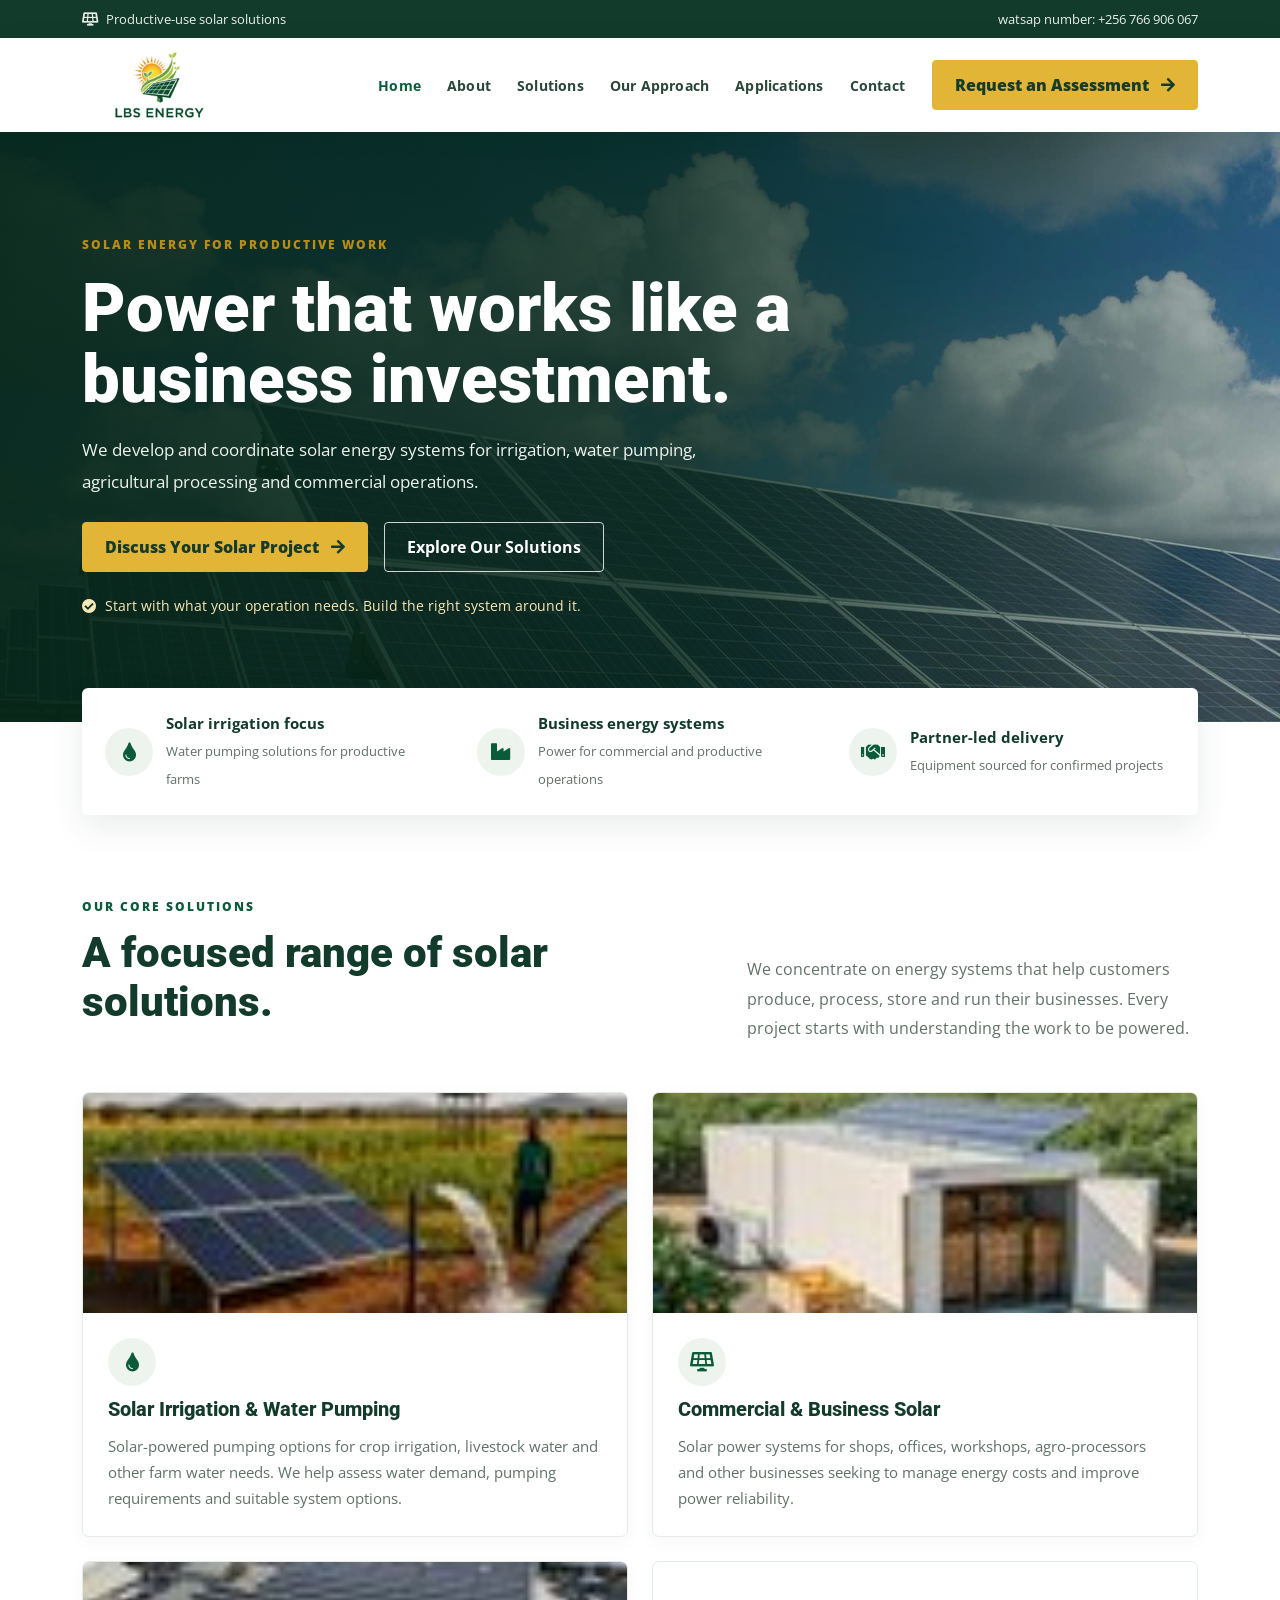
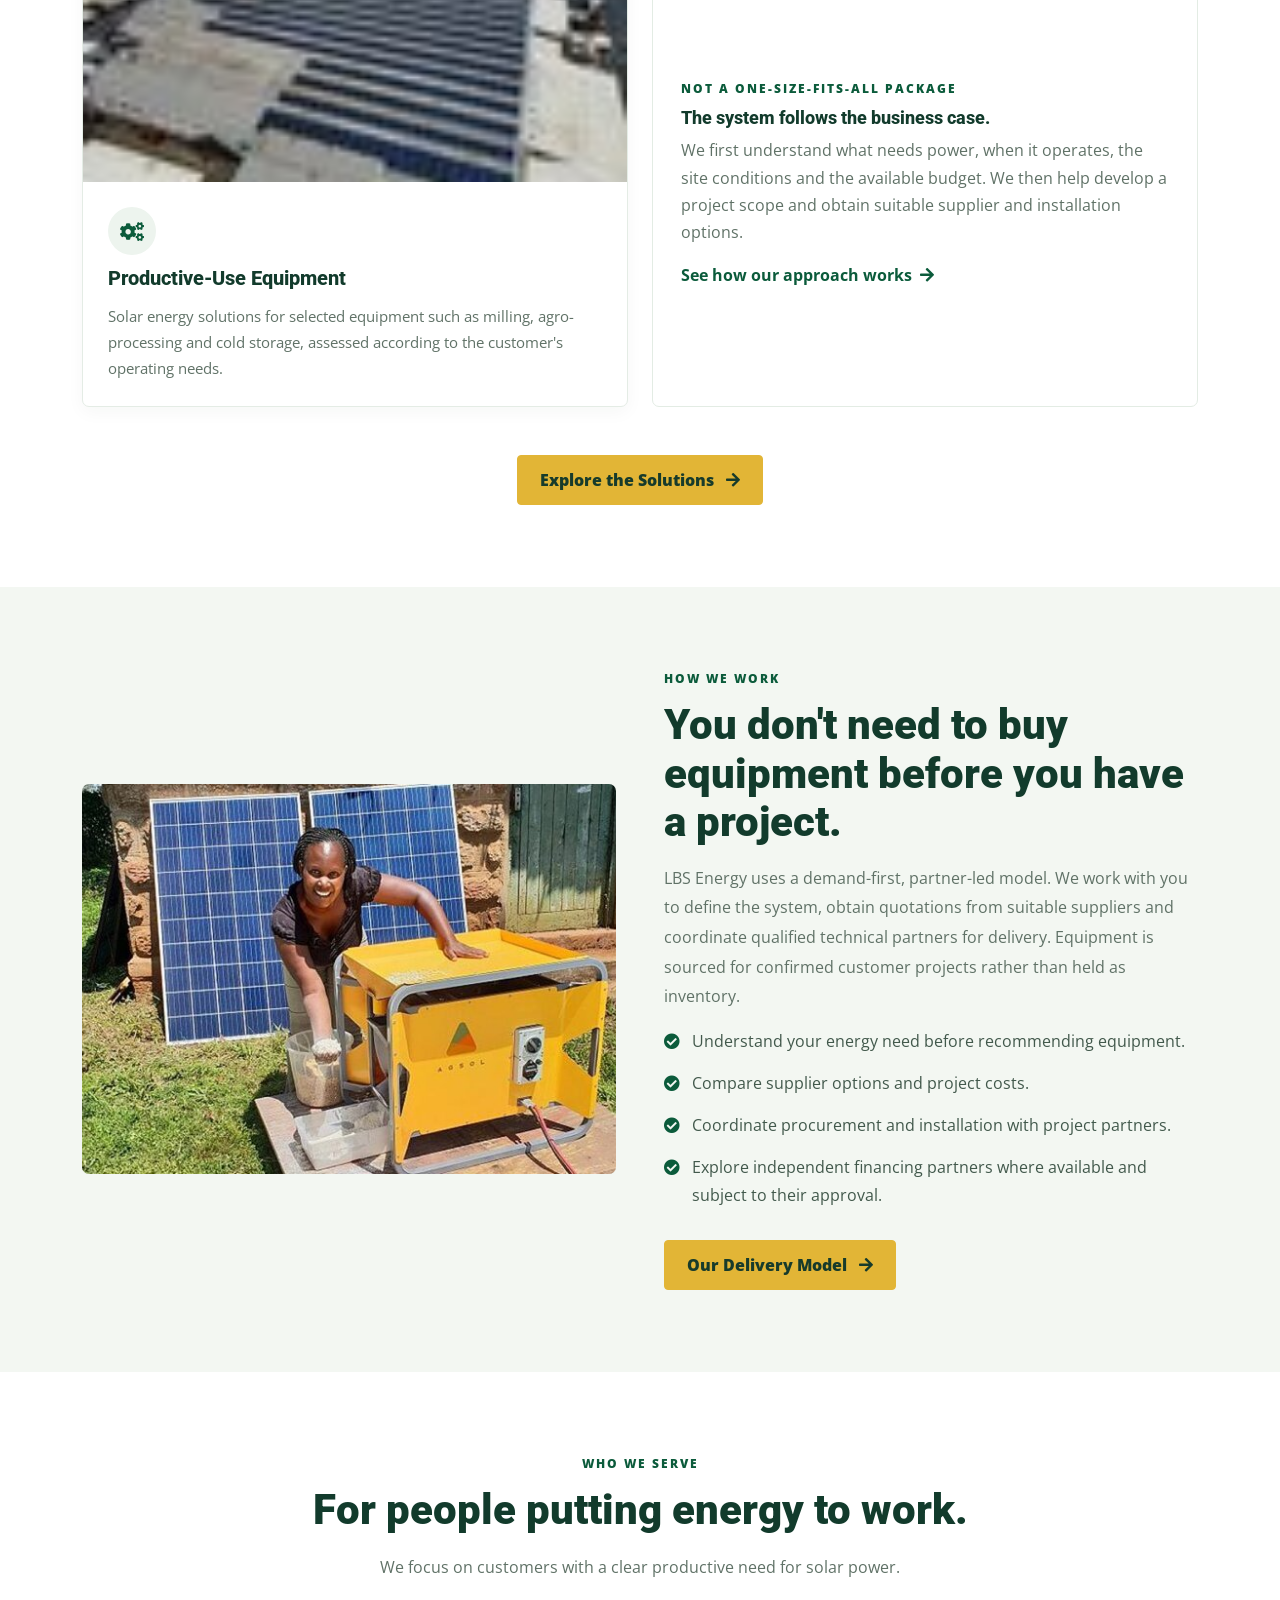
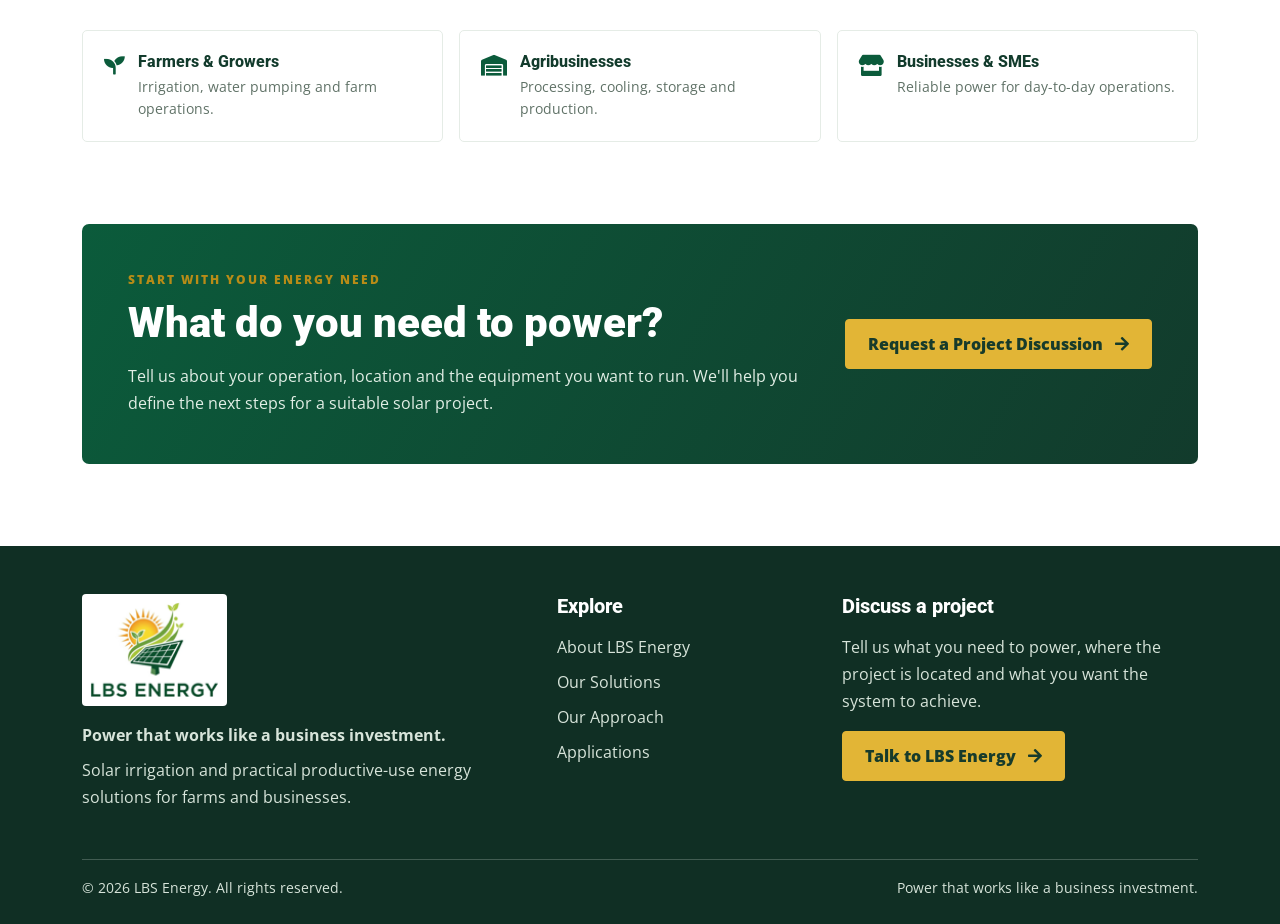
<file: index.html>
<!DOCTYPE html>
<html lang="en">
<head>
<meta charset="utf-8"><meta name="viewport" content="width=device-width, initial-scale=1">
<title>Solar solutions for farms and businesses | LBS Energy Uganda</title>
<meta name="description" content="LBS Energy helps farms and businesses plan solar irrigation, commercial solar and productive-use energy systems in Uganda.">
<meta name="theme-color" content="#123b2c">
<link rel="icon" href="img/lbs-energy-logo.png">
<link rel="preconnect" href="https://fonts.googleapis.com"><link rel="preconnect" href="https://fonts.gstatic.com" crossorigin>
<link href="https://fonts.googleapis.com/css2?family=Open+Sans:wght@400;500;600;700&family=Roboto:wght@500;700;900&display=swap" rel="stylesheet">
<link href="https://cdnjs.cloudflare.com/ajax/libs/font-awesome/5.10.0/css/all.min.css" rel="stylesheet">
<link href="css/bootstrap.min.css" rel="stylesheet"><link href="css/lbs-custom.css" rel="stylesheet">
</head>
<body>
<div class="topline"><div class="container d-flex justify-content-between flex-wrap gap-2"><span><i class="fas fa-solar-panel me-2"></i>Productive-use solar solutions</span><span>watsap number: +256 766 906 067</span></div></div>
<nav class="navbar navbar-expand-lg navbar-light bg-white sticky-top py-2"><div class="container">
<a class="navbar-brand d-flex align-items-center" href="index.html"><img src="img/lbs-energy-logo.png" alt="LBS Energy" class="brand-logo"></a>
<button class="navbar-toggler" type="button" data-bs-toggle="collapse" data-bs-target="#mainNav" aria-controls="mainNav" aria-expanded="false" aria-label="Toggle navigation"><span class="navbar-toggler-icon"></span></button>
<div class="collapse navbar-collapse" id="mainNav"><div class="navbar-nav ms-auto align-items-lg-center gap-lg-1">
<a class="nav-link active" href="index.html">Home</a><a class="nav-link " href="about.html">About</a><a class="nav-link " href="service.html">Solutions</a><a class="nav-link " href="feature.html">Our Approach</a><a class="nav-link " href="project.html">Applications</a><a class="nav-link " href="contact.html">Contact</a>
</div><a class="btn btn-lbs ms-lg-3 mt-3 mt-lg-0" href="contact.html">Request an Assessment <i class="fas fa-arrow-right ms-2"></i></a></div></div></nav>

<header class="hero"><div class="container"><div class="hero-content"><div class="eyebrow">Solar energy for productive work</div>
<h1>Power that works like a business investment.</h1>
<p>We develop and coordinate solar energy systems for irrigation, water pumping, agricultural processing and commercial operations.</p>
<div class="d-flex flex-wrap gap-3 mt-4"><a class="btn btn-lbs" href="contact.html">Discuss Your Solar Project <i class="fas fa-arrow-right ms-2"></i></a><a class="btn btn-outline-lbs" href="service.html">Explore Our Solutions</a></div>
<div class="hero-note"><i class="fas fa-check-circle"></i><span>Start with what your operation needs. Build the right system around it.</span></div></div></div></header>
<div class="container"><div class="trust-strip"><div class="row g-0">
<div class="col-md-4"><div class="trust-item"><div class="trust-icon"><i class="fas fa-tint"></i></div><div><strong>Solar irrigation focus</strong><span>Water pumping solutions for productive farms</span></div></div></div>
<div class="col-md-4"><div class="trust-item"><div class="trust-icon"><i class="fas fa-industry"></i></div><div><strong>Business energy systems</strong><span>Power for commercial and productive operations</span></div></div></div>
<div class="col-md-4"><div class="trust-item"><div class="trust-icon"><i class="fas fa-handshake"></i></div><div><strong>Partner-led delivery</strong><span>Equipment sourced for confirmed projects</span></div></div></div>
</div></div></div>
<section class="section-pad"><div class="container"><div class="row align-items-end mb-5"><div class="col-lg-7"><div class="section-label">Our core solutions</div><h2 class="section-title">A focused range of solar solutions.</h2></div><div class="col-lg-5"><p class="intro-copy mb-0">We concentrate on energy systems that help customers produce, process, store and run their businesses. Every project starts with understanding the work to be powered.</p></div></div>
<div class="row g-4">
<div class="col-md-6"><article class="solution-card"><img src="img/gallery-3.jpg" alt="Solar water pumping installation"><div class="solution-body"><div class="solution-icon"><i class="fas fa-tint"></i></div><h3>Solar Irrigation & Water Pumping</h3><p>Solar-powered pumping options for crop irrigation, livestock water and other farm water needs. We help assess water demand, pumping requirements and suitable system options.</p></div></article></div>
<div class="col-md-6"><article class="solution-card"><img src="img/gallery-5.jpg" alt="Solar panels for business energy"><div class="solution-body"><div class="solution-icon"><i class="fas fa-solar-panel"></i></div><h3>Commercial & Business Solar</h3><p>Solar power systems for shops, offices, workshops, agro-processors and other businesses seeking to manage energy costs and improve power reliability.</p></div></article></div>
<div class="col-md-6"><article class="solution-card"><img src="img/galery-3.jpg" alt="Productive-use solar equipment"><div class="solution-body"><div class="solution-icon"><i class="fas fa-cogs"></i></div><h3>Productive-Use Equipment</h3><p>Solar energy solutions for selected equipment such as milling, agro-processing and cold storage, assessed according to the customer's operating needs.</p></div></article></div>
<div class="col-md-6"><div class="info-panel d-flex flex-column justify-content-center"><div class="section-label">Not a one-size-fits-all package</div><h3 class="mt-2">The system follows the business case.</h3><p>We first understand what needs power, when it operates, the site conditions and the available budget. We then help develop a project scope and obtain suitable supplier and installation options.</p><a href="feature.html" class="mt-3 fw-bold text-decoration-none">See how our approach works <i class="fas fa-arrow-right ms-1"></i></a></div></div>
</div><div class="text-center mt-5"><a class="btn btn-lbs" href="service.html">Explore the Solutions <i class="fas fa-arrow-right ms-2"></i></a></div></div></section>
<section class="feature-band section-pad"><div class="container"><div class="row g-5 align-items-center"><div class="col-lg-6"><img class="feature-image" src="img/img-600x400-2.jpg" alt="Solar energy system supporting a productive operation"></div><div class="col-lg-6"><div class="section-label">How we work</div><h2 class="section-title">You don't need to buy equipment before you have a project.</h2><p class="intro-copy">LBS Energy uses a demand-first, partner-led model. We work with you to define the system, obtain quotations from suitable suppliers and coordinate qualified technical partners for delivery. Equipment is sourced for confirmed customer projects rather than held as inventory.</p>
<div class="check-line"><i class="fas fa-check-circle"></i><span>Understand your energy need before recommending equipment.</span></div><div class="check-line"><i class="fas fa-check-circle"></i><span>Compare supplier options and project costs.</span></div><div class="check-line"><i class="fas fa-check-circle"></i><span>Coordinate procurement and installation with project partners.</span></div><div class="check-line"><i class="fas fa-check-circle"></i><span>Explore independent financing partners where available and subject to their approval.</span></div><a class="btn btn-lbs mt-3" href="feature.html">Our Delivery Model <i class="fas fa-arrow-right ms-2"></i></a></div></div></div></section>
<section class="section-pad"><div class="container"><div class="text-center mx-auto mb-5" style="max-width:720px"><div class="section-label">Who we serve</div><h2 class="section-title">For people putting energy to work.</h2><p class="intro-copy mx-auto">We focus on customers with a clear productive need for solar power.</p></div><div class="row g-3">
<div class="col-md-4"><div class="audience-card"><i class="fas fa-seedling"></i><div><h3>Farmers & Growers</h3><p>Irrigation, water pumping and farm operations.</p></div></div></div>
<div class="col-md-4"><div class="audience-card"><i class="fas fa-warehouse"></i><div><h3>Agribusinesses</h3><p>Processing, cooling, storage and production.</p></div></div></div>
<div class="col-md-4"><div class="audience-card"><i class="fas fa-store"></i><div><h3>Businesses & SMEs</h3><p>Reliable power for day-to-day operations.</p></div></div></div>
</div></div></section>
<section class="section-pad pt-0"><div class="container"><div class="cta-band"><div class="row align-items-center g-4"><div class="col-lg-8"><div class="eyebrow">Start with your energy need</div><h2 class="section-title mt-2 mb-3">What do you need to power?</h2><p class="mb-0">Tell us about your operation, location and the equipment you want to run. We'll help you define the next steps for a suitable solar project.</p></div><div class="col-lg-4 text-lg-end"><a href="contact.html" class="btn btn-lbs">Request a Project Discussion <i class="fas fa-arrow-right ms-2"></i></a></div></div></div></div></section>

<footer class="pt-5 pb-4"><div class="container"><div class="row g-4">
<div class="col-lg-5"><img src="img/lbs-energy-logo.png" alt="LBS Energy" class="footer-logo"><p class="mt-3 mb-2 fw-bold">Power that works like a business investment.</p><p class="mb-0">Solar irrigation and practical productive-use energy solutions for farms and businesses.</p></div>
<div class="col-6 col-lg-3"><h5 class="mb-3">Explore</h5><p class="mb-2"><a href="about.html">About LBS Energy</a></p><p class="mb-2"><a href="service.html">Our Solutions</a></p><p class="mb-2"><a href="feature.html">Our Approach</a></p><p class="mb-2"><a href="project.html">Applications</a></p></div>
<div class="col-6 col-lg-4"><h5 class="mb-3">Discuss a project</h5><p>Tell us what you need to power, where the project is located and what you want the system to achieve.</p><a href="contact.html" class="btn btn-lbs">Talk to LBS Energy <i class="fas fa-arrow-right ms-2"></i></a></div>
</div><hr class="border-secondary mt-5"><div class="d-flex flex-wrap justify-content-between gap-2 small"><span>© <span id="year"></span> LBS Energy. All rights reserved.</span><span>Power that works like a business investment.</span></div></div></footer>
<script src="https://cdn.jsdelivr.net/npm/bootstrap@5.0.0/dist/js/bootstrap.bundle.min.js"></script><script>document.getElementById('year').textContent=new Date().getFullYear();</script>
</body></html>
</file>
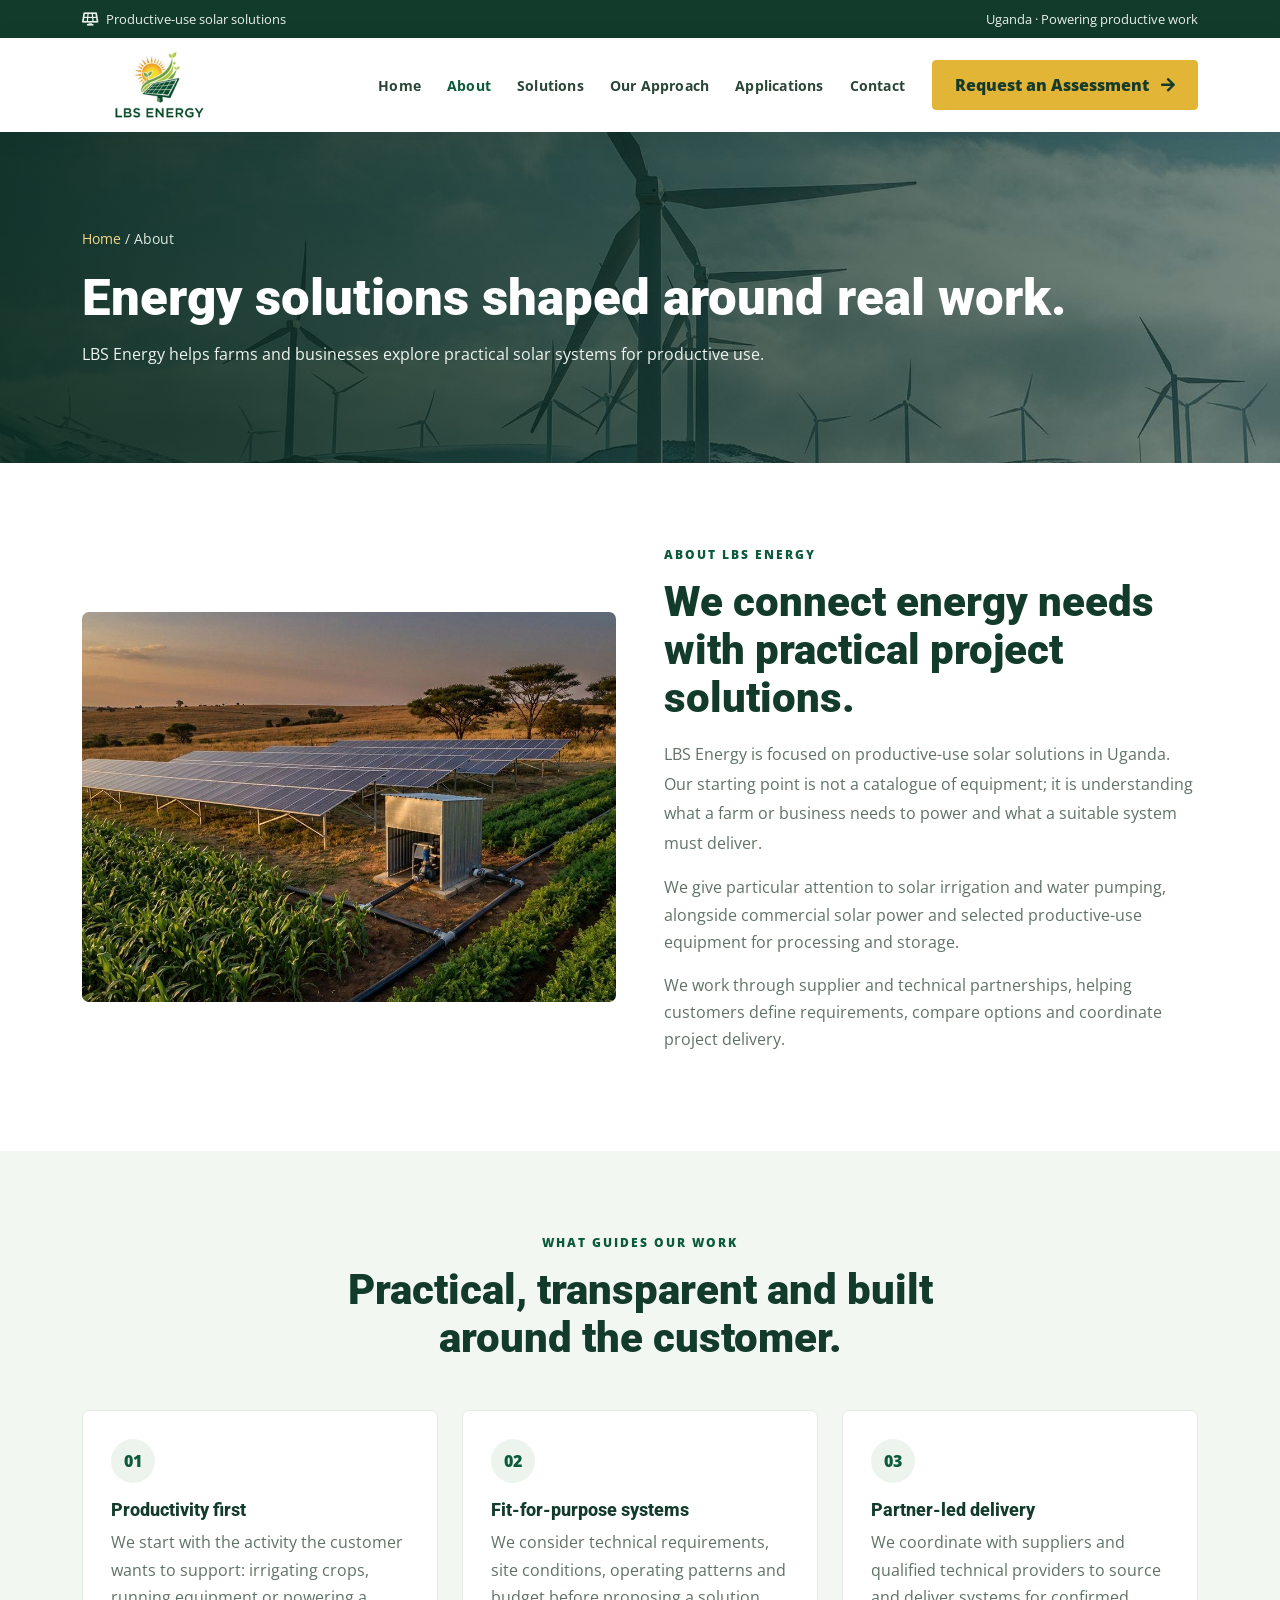
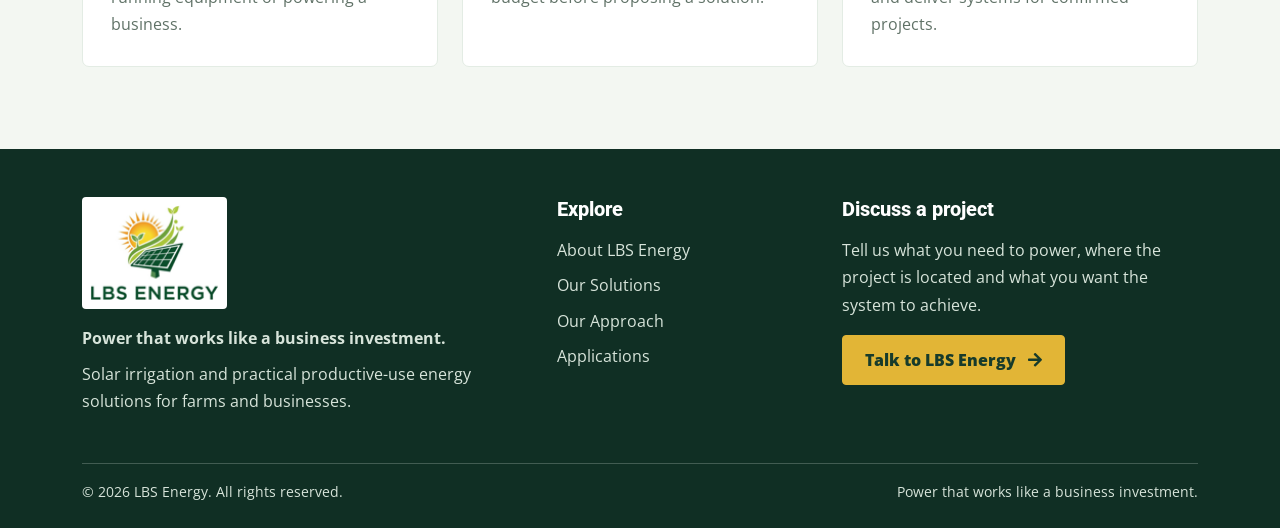
<file: about.html>
<!DOCTYPE html>
<html lang="en">
<head>
<meta charset="utf-8"><meta name="viewport" content="width=device-width, initial-scale=1">
<title>About LBS Energy | LBS Energy Uganda</title>
<meta name="description" content="Learn about LBS Energy's customer-focused, partner-led approach to productive-use solar in Uganda.">
<meta name="theme-color" content="#123b2c">
<link rel="icon" href="img/lbs-energy-logo.png">
<link rel="preconnect" href="https://fonts.googleapis.com"><link rel="preconnect" href="https://fonts.gstatic.com" crossorigin>
<link href="https://fonts.googleapis.com/css2?family=Open+Sans:wght@400;500;600;700&family=Roboto:wght@500;700;900&display=swap" rel="stylesheet">
<link href="https://cdnjs.cloudflare.com/ajax/libs/font-awesome/5.10.0/css/all.min.css" rel="stylesheet">
<link href="css/bootstrap.min.css" rel="stylesheet"><link href="css/lbs-custom.css" rel="stylesheet">
</head>
<body>
<div class="topline"><div class="container d-flex justify-content-between flex-wrap gap-2"><span><i class="fas fa-solar-panel me-2"></i>Productive-use solar solutions</span><span>Uganda · Powering productive work</span></div></div>
<nav class="navbar navbar-expand-lg navbar-light bg-white sticky-top py-2"><div class="container">
<a class="navbar-brand d-flex align-items-center" href="home"><img src="img/lbs-energy-logo.png" alt="LBS Energy" class="brand-logo"></a>
<button class="navbar-toggler" type="button" data-bs-toggle="collapse" data-bs-target="#mainNav" aria-controls="mainNav" aria-expanded="false" aria-label="Toggle navigation"><span class="navbar-toggler-icon"></span></button>
<div class="collapse navbar-collapse" id="mainNav"><div class="navbar-nav ms-auto align-items-lg-center gap-lg-1">
<a class="nav-link " href="home">Home</a><a class="nav-link active" href="about">About</a><a class="nav-link " href="service.html">Solutions</a><a class="nav-link " href="feature.html">Our Approach</a><a class="nav-link " href="project">Applications</a><a class="nav-link " href="contact">Contact</a>
</div><a class="btn btn-lbs ms-lg-3 mt-3 mt-lg-0" href="contact">Request an Assessment <i class="fas fa-arrow-right ms-2"></i></a></div></div></nav>

<header class="page-hero"><div class="container"><div class="breadcrumb-lite"><a href="home">Home</a> / About</div><h1 class="mt-3">Energy solutions shaped around real work.</h1><p>LBS Energy helps farms and businesses explore practical solar systems for productive use.</p></div></header>
<section class="section-pad"><div class="container"><div class="row g-5 align-items-center"><div class="col-lg-6"><img src="img/about.jpg" class="feature-image" alt="Solar energy system"></div><div class="col-lg-6"><div class="section-label">About LBS Energy</div><h2 class="section-title">We connect energy needs with practical project solutions.</h2><p class="intro-copy">LBS Energy is focused on productive-use solar solutions in Uganda. Our starting point is not a catalogue of equipment; it is understanding what a farm or business needs to power and what a suitable system must deliver.</p><p>We give particular attention to solar irrigation and water pumping, alongside commercial solar power and selected productive-use equipment for processing and storage.</p><p>We work through supplier and technical partnerships, helping customers define requirements, compare options and coordinate project delivery.</p></div></div></div></section>
<section class="feature-band section-pad"><div class="container"><div class="text-center mx-auto mb-5" style="max-width:700px"><div class="section-label">What guides our work</div><h2 class="section-title">Practical, transparent and built around the customer.</h2></div><div class="row g-4">
<div class="col-md-4"><div class="info-panel"><div class="number-pill">01</div><h3>Productivity first</h3><p>We start with the activity the customer wants to support: irrigating crops, running equipment or powering a business.</p></div></div>
<div class="col-md-4"><div class="info-panel"><div class="number-pill">02</div><h3>Fit-for-purpose systems</h3><p>We consider technical requirements, site conditions, operating patterns and budget before proposing a solution.</p></div></div>
<div class="col-md-4"><div class="info-panel"><div class="number-pill">03</div><h3>Partner-led delivery</h3><p>We coordinate with suppliers and qualified technical providers to source and deliver systems for confirmed projects.</p></div></div>
</div></div></section>

<footer class="pt-5 pb-4"><div class="container"><div class="row g-4">
<div class="col-lg-5"><img src="img/lbs-energy-logo.png" alt="LBS Energy" class="footer-logo"><p class="mt-3 mb-2 fw-bold">Power that works like a business investment.</p><p class="mb-0">Solar irrigation and practical productive-use energy solutions for farms and businesses.</p></div>
<div class="col-6 col-lg-3"><h5 class="mb-3">Explore</h5><p class="mb-2"><a href="about.html">About LBS Energy</a></p><p class="mb-2"><a href="service.html">Our Solutions</a></p><p class="mb-2"><a href="feature.html">Our Approach</a></p><p class="mb-2"><a href="project.html">Applications</a></p></div>
<div class="col-6 col-lg-4"><h5 class="mb-3">Discuss a project</h5><p>Tell us what you need to power, where the project is located and what you want the system to achieve.</p><a href="contact.html" class="btn btn-lbs">Talk to LBS Energy <i class="fas fa-arrow-right ms-2"></i></a></div>
</div><hr class="border-secondary mt-5"><div class="d-flex flex-wrap justify-content-between gap-2 small"><span>© <span id="year"></span> LBS Energy. All rights reserved.</span><span>Power that works like a business investment.</span></div></div></footer>
<script src="https://cdn.jsdelivr.net/npm/bootstrap@5.0.0/dist/js/bootstrap.bundle.min.js"></script><script>document.getElementById('year').textContent=new Date().getFullYear();</script>
</body></html>
</file>
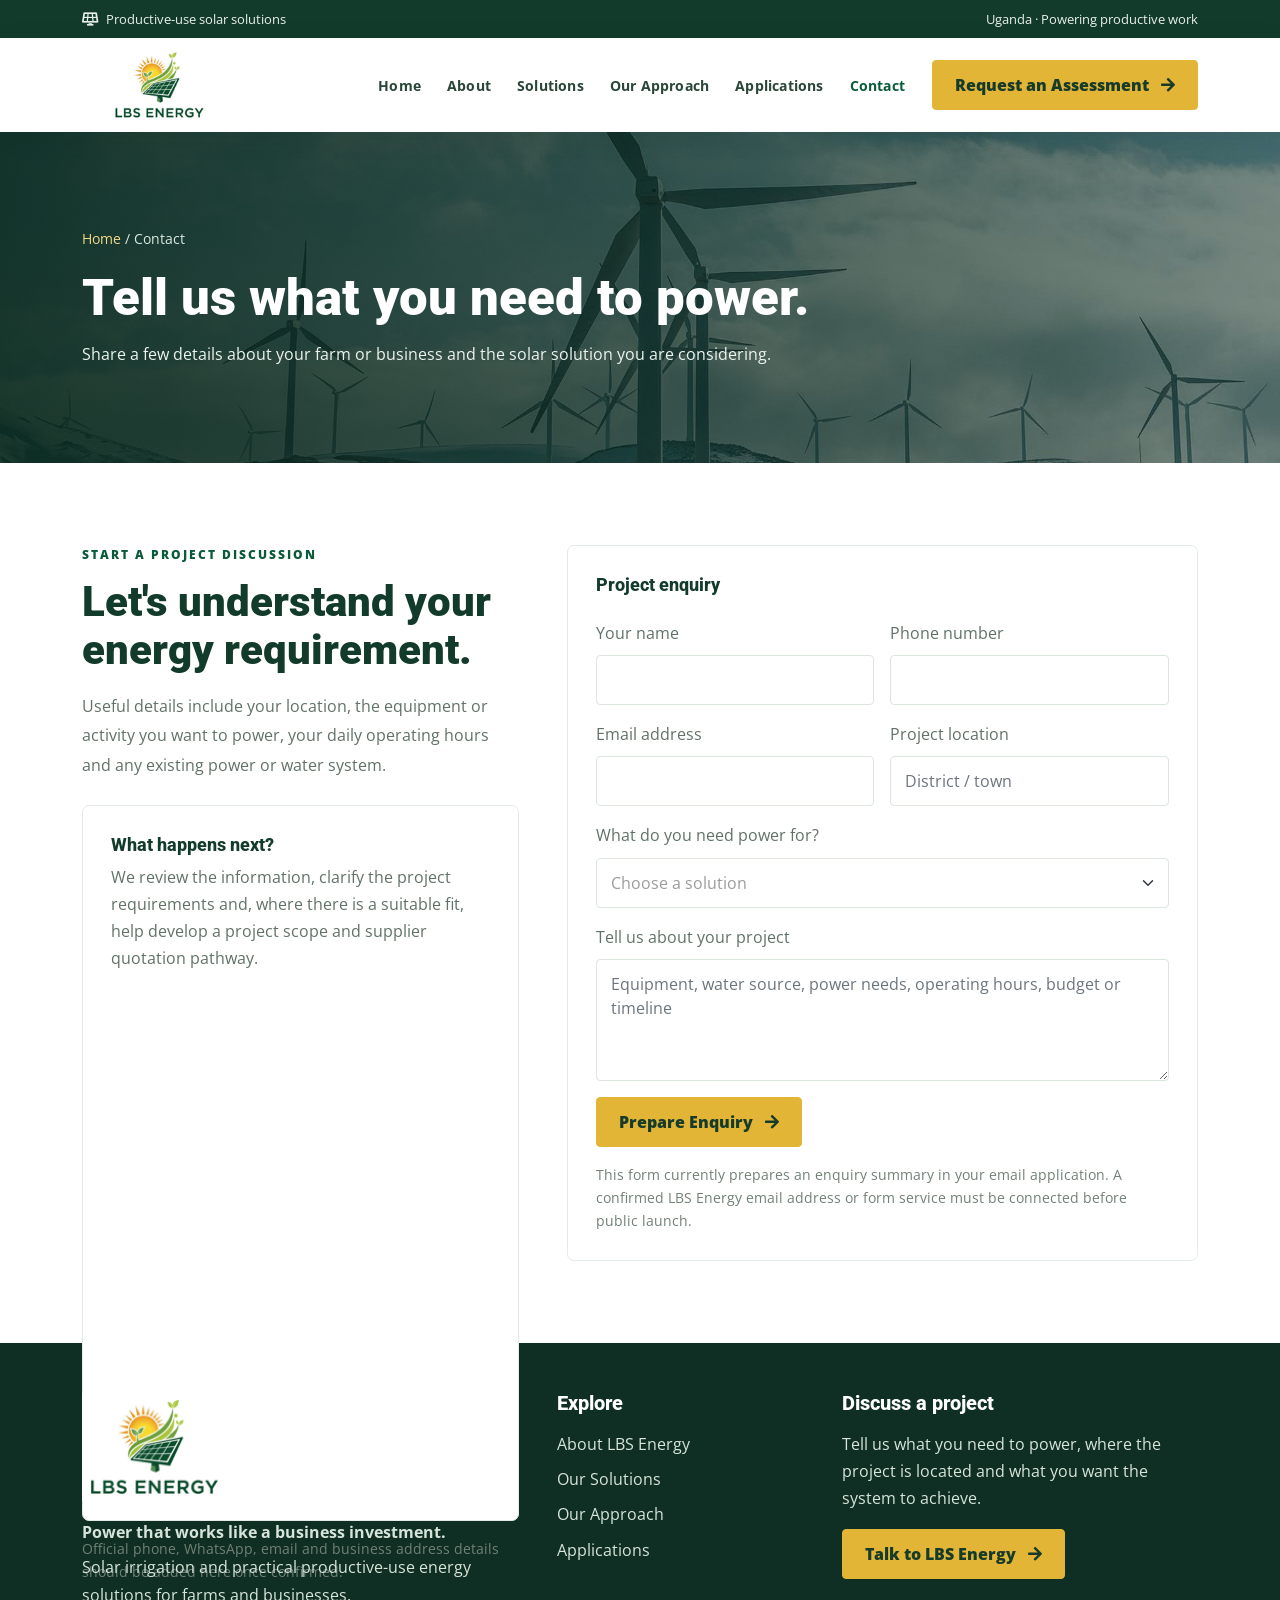
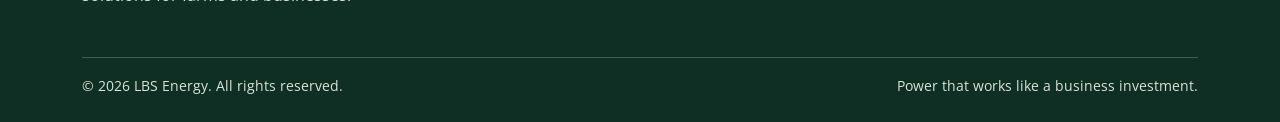
<file: contact.html>
<!DOCTYPE html>
<html lang="en">
<head>
<meta charset="utf-8"><meta name="viewport" content="width=device-width, initial-scale=1">
<title>Contact LBS Energy | LBS Energy Uganda</title>
<meta name="description" content="Discuss a solar irrigation, commercial solar or productive-use energy project with LBS Energy.">
<meta name="theme-color" content="#123b2c">
<link rel="icon" href="img/lbs-energy-logo.png">
<link rel="preconnect" href="https://fonts.googleapis.com"><link rel="preconnect" href="https://fonts.gstatic.com" crossorigin>
<link href="https://fonts.googleapis.com/css2?family=Open+Sans:wght@400;500;600;700&family=Roboto:wght@500;700;900&display=swap" rel="stylesheet">
<link href="https://cdnjs.cloudflare.com/ajax/libs/font-awesome/5.10.0/css/all.min.css" rel="stylesheet">
<link href="css/bootstrap.min.css" rel="stylesheet"><link href="css/lbs-custom.css" rel="stylesheet">
</head>
<body>
<div class="topline"><div class="container d-flex justify-content-between flex-wrap gap-2"><span><i class="fas fa-solar-panel me-2"></i>Productive-use solar solutions</span><span>Uganda · Powering productive work</span></div></div>
<nav class="navbar navbar-expand-lg navbar-light bg-white sticky-top py-2"><div class="container">
<a class="navbar-brand d-flex align-items-center" href="index.html"><img src="img/lbs-energy-logo.png" alt="LBS Energy" class="brand-logo"></a>
<button class="navbar-toggler" type="button" data-bs-toggle="collapse" data-bs-target="#mainNav" aria-controls="mainNav" aria-expanded="false" aria-label="Toggle navigation"><span class="navbar-toggler-icon"></span></button>
<div class="collapse navbar-collapse" id="mainNav"><div class="navbar-nav ms-auto align-items-lg-center gap-lg-1">
<a class="nav-link " href="index.html">Home</a><a class="nav-link " href="about.html">About</a><a class="nav-link " href="service.html">Solutions</a><a class="nav-link " href="feature.html">Our Approach</a><a class="nav-link " href="project.html">Applications</a><a class="nav-link active" href="contact.html">Contact</a>
</div><a class="btn btn-lbs ms-lg-3 mt-3 mt-lg-0" href="contact.html">Request an Assessment <i class="fas fa-arrow-right ms-2"></i></a></div></div></nav>

<header class="page-hero"><div class="container"><div class="breadcrumb-lite"><a href="index.html">Home</a> / Contact</div><h1 class="mt-3">Tell us what you need to power.</h1><p>Share a few details about your farm or business and the solar solution you are considering.</p></div></header>
<section class="section-pad"><div class="container"><div class="row g-5">
<div class="col-lg-5"><div class="section-label">Start a project discussion</div><h2 class="section-title">Let's understand your energy requirement.</h2><p class="intro-copy">Useful details include your location, the equipment or activity you want to power, your daily operating hours and any existing power or water system.</p>
<div class="info-panel mt-4"><h3>What happens next?</h3><p>We review the information, clarify the project requirements and, where there is a suitable fit, help develop a project scope and supplier quotation pathway.</p></div>
<p class="small-note mt-3">Official phone, WhatsApp, email and business address details should be added here once confirmed.</p></div>
<div class="col-lg-7"><div class="info-panel"><h3 class="mb-4">Project enquiry</h3>
<form id="enquiryForm">
<div class="row g-3">
<div class="col-md-6"><label class="form-label" for="name">Your name</label><input class="form-control" id="name" name="name" required></div>
<div class="col-md-6"><label class="form-label" for="phone">Phone number</label><input class="form-control" id="phone" name="phone" required></div>
<div class="col-md-6"><label class="form-label" for="email">Email address</label><input type="email" class="form-control" id="email" name="email"></div>
<div class="col-md-6"><label class="form-label" for="location">Project location</label><input class="form-control" id="location" name="location" placeholder="District / town" required></div>
<div class="col-12"><label class="form-label" for="solution">What do you need power for?</label><select class="form-select" id="solution" name="solution" required><option value="">Choose a solution</option><option>Solar irrigation or water pumping</option><option>Commercial or business solar</option><option>Agro-processing or milling</option><option>Cold storage or refrigeration</option><option>Other productive-use application</option></select></div>
<div class="col-12"><label class="form-label" for="details">Tell us about your project</label><textarea class="form-control" id="details" name="details" rows="4" placeholder="Equipment, water source, power needs, operating hours, budget or timeline"></textarea></div>
<div class="col-12"><button class="btn btn-lbs" type="submit">Prepare Enquiry <i class="fas fa-arrow-right ms-2"></i></button><p class="small-note mt-3 mb-0">This form currently prepares an enquiry summary in your email application. A confirmed LBS Energy email address or form service must be connected before public launch.</p></div>
</div></form>
</div></div></div></div></section>
<script>
document.getElementById('enquiryForm').addEventListener('submit',function(e){
 e.preventDefault();
 const f=new FormData(this);const lines=[];
 for(const [k,v] of f.entries()){if(v)lines.push(k.charAt(0).toUpperCase()+k.slice(1)+': '+v);}
 const subject=encodeURIComponent('LBS Energy project enquiry');
 const body=encodeURIComponent(lines.join('\n'));
 // Replace the address below with LBS Energy's confirmed business email before launch.
 window.location.href='mailto:?subject='+subject+'&body='+body;
});
</script>

<footer class="pt-5 pb-4"><div class="container"><div class="row g-4">
<div class="col-lg-5"><img src="img/lbs-energy-logo.png" alt="LBS Energy" class="footer-logo"><p class="mt-3 mb-2 fw-bold">Power that works like a business investment.</p><p class="mb-0">Solar irrigation and practical productive-use energy solutions for farms and businesses.</p></div>
<div class="col-6 col-lg-3"><h5 class="mb-3">Explore</h5><p class="mb-2"><a href="about.html">About LBS Energy</a></p><p class="mb-2"><a href="service.html">Our Solutions</a></p><p class="mb-2"><a href="feature.html">Our Approach</a></p><p class="mb-2"><a href="project.html">Applications</a></p></div>
<div class="col-6 col-lg-4"><h5 class="mb-3">Discuss a project</h5><p>Tell us what you need to power, where the project is located and what you want the system to achieve.</p><a href="contact.html" class="btn btn-lbs">Talk to LBS Energy <i class="fas fa-arrow-right ms-2"></i></a></div>
</div><hr class="border-secondary mt-5"><div class="d-flex flex-wrap justify-content-between gap-2 small"><span>© <span id="year"></span> LBS Energy. All rights reserved.</span><span>Power that works like a business investment.</span></div></div></footer>
<script src="https://cdn.jsdelivr.net/npm/bootstrap@5.0.0/dist/js/bootstrap.bundle.min.js"></script><script>document.getElementById('year').textContent=new Date().getFullYear();</script>
</body></html>
</file>
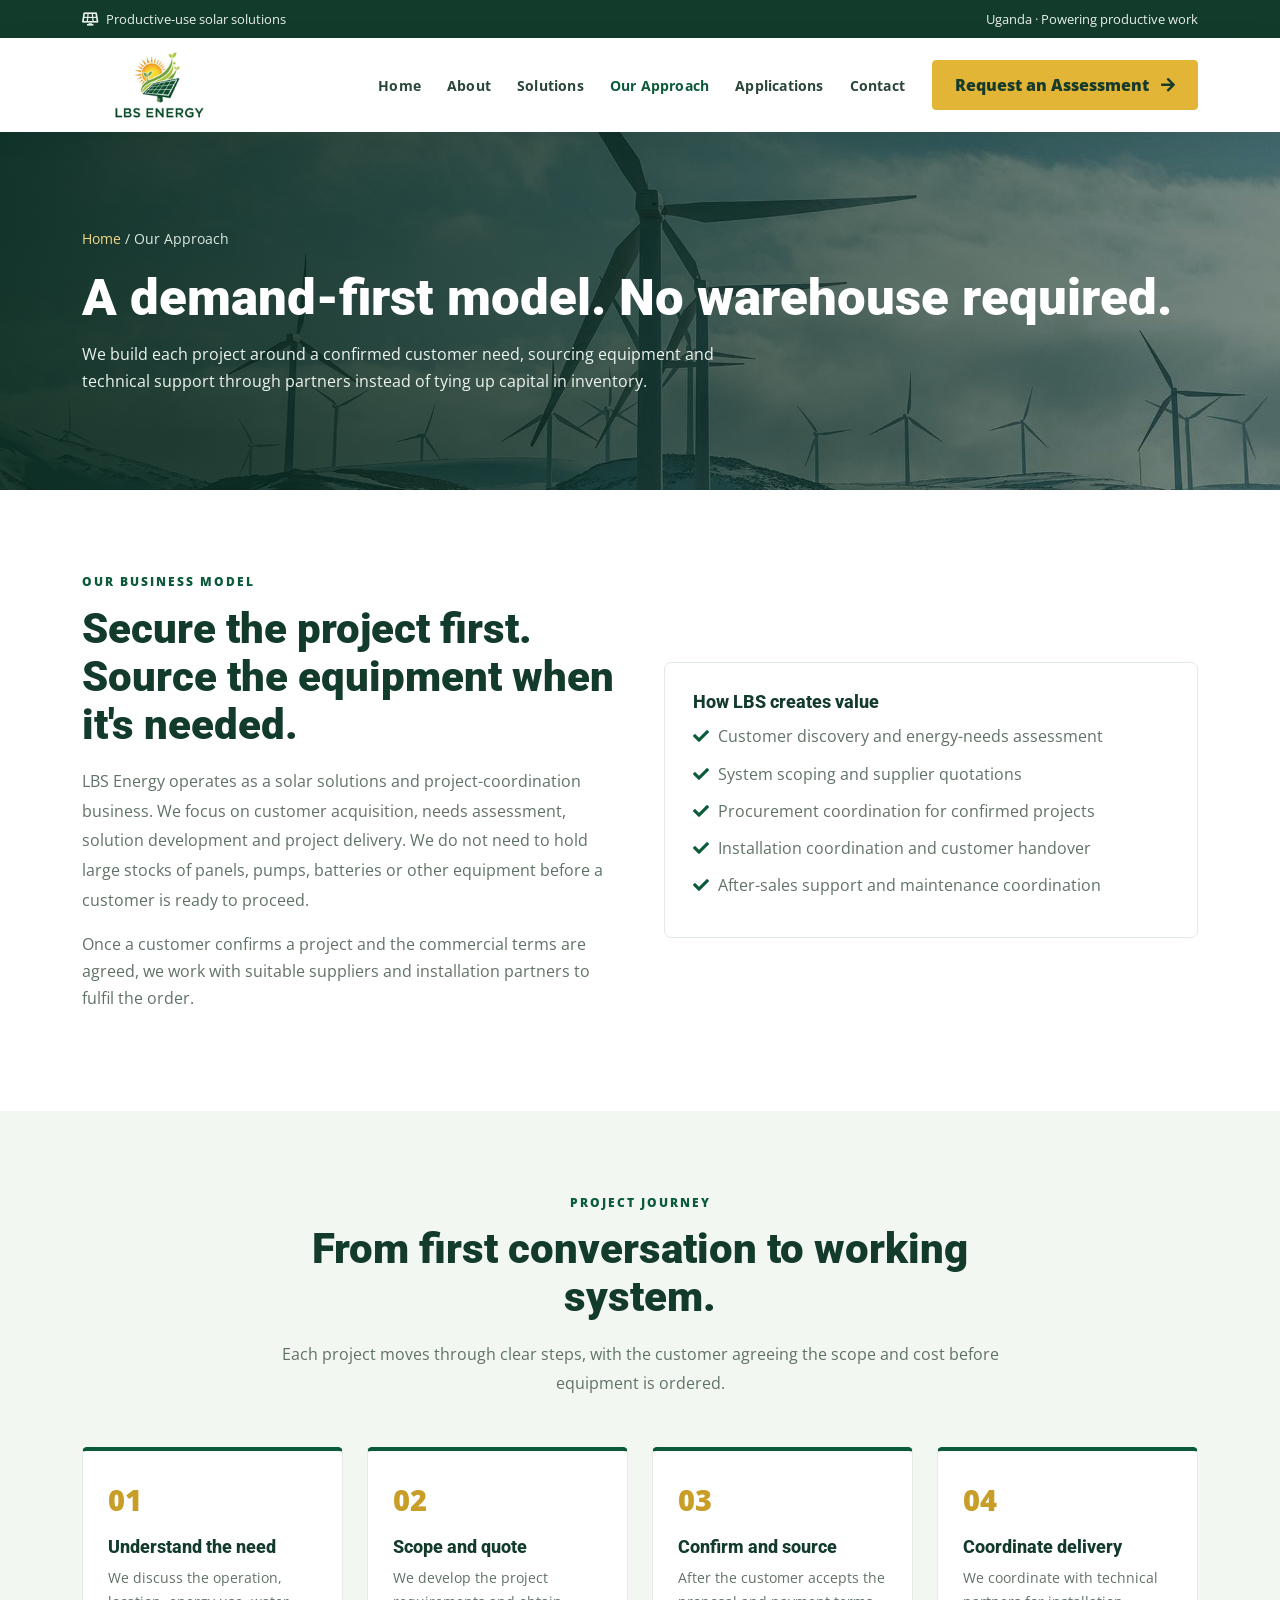
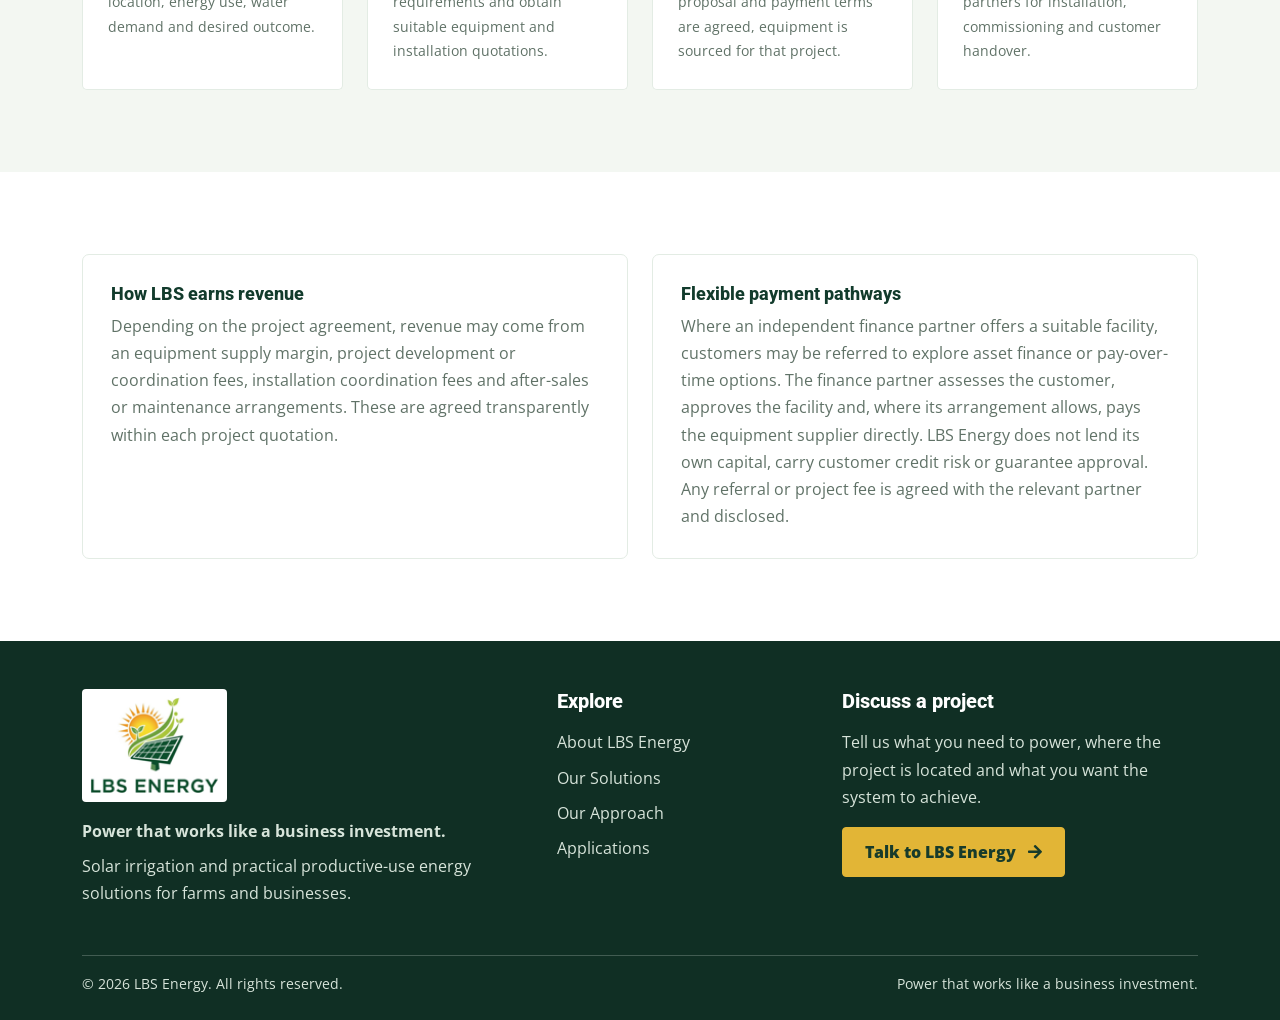
<file: feature.html>
<!DOCTYPE html>
<html lang="en">
<head>
<meta charset="utf-8"><meta name="viewport" content="width=device-width, initial-scale=1">
<title>Our Partner-Led Business Model | LBS Energy Uganda</title>
<meta name="description" content="Understand LBS Energy's demand-first, partner-led model for sourcing and delivering solar projects without holding inventory.">
<meta name="theme-color" content="#123b2c">
<link rel="icon" href="img/lbs-energy-logo.png">
<link rel="preconnect" href="https://fonts.googleapis.com"><link rel="preconnect" href="https://fonts.gstatic.com" crossorigin>
<link href="https://fonts.googleapis.com/css2?family=Open+Sans:wght@400;500;600;700&family=Roboto:wght@500;700;900&display=swap" rel="stylesheet">
<link href="https://cdnjs.cloudflare.com/ajax/libs/font-awesome/5.10.0/css/all.min.css" rel="stylesheet">
<link href="css/bootstrap.min.css" rel="stylesheet"><link href="css/lbs-custom.css" rel="stylesheet">
</head>
<body>
<div class="topline"><div class="container d-flex justify-content-between flex-wrap gap-2"><span><i class="fas fa-solar-panel me-2"></i>Productive-use solar solutions</span><span>Uganda · Powering productive work</span></div></div>
<nav class="navbar navbar-expand-lg navbar-light bg-white sticky-top py-2"><div class="container">
<a class="navbar-brand d-flex align-items-center" href="index.html"><img src="img/lbs-energy-logo.png" alt="LBS Energy" class="brand-logo"></a>
<button class="navbar-toggler" type="button" data-bs-toggle="collapse" data-bs-target="#mainNav" aria-controls="mainNav" aria-expanded="false" aria-label="Toggle navigation"><span class="navbar-toggler-icon"></span></button>
<div class="collapse navbar-collapse" id="mainNav"><div class="navbar-nav ms-auto align-items-lg-center gap-lg-1">
<a class="nav-link " href="index.html">Home</a><a class="nav-link " href="about.html">About</a><a class="nav-link " href="service.html">Solutions</a><a class="nav-link active" href="feature.html">Our Approach</a><a class="nav-link " href="project.html">Applications</a><a class="nav-link " href="contact.html">Contact</a>
</div><a class="btn btn-lbs ms-lg-3 mt-3 mt-lg-0" href="contact.html">Request an Assessment <i class="fas fa-arrow-right ms-2"></i></a></div></div></nav>

<header class="page-hero"><div class="container"><div class="breadcrumb-lite"><a href="index.html">Home</a> / Our Approach</div><h1 class="mt-3">A demand-first model. No warehouse required.</h1><p>We build each project around a confirmed customer need, sourcing equipment and technical support through partners instead of tying up capital in inventory.</p></div></header>
<section class="section-pad"><div class="container"><div class="row align-items-center g-5"><div class="col-lg-6"><div class="section-label">Our business model</div><h2 class="section-title">Secure the project first. Source the equipment when it's needed.</h2><p class="intro-copy">LBS Energy operates as a solar solutions and project-coordination business. We focus on customer acquisition, needs assessment, solution development and project delivery. We do not need to hold large stocks of panels, pumps, batteries or other equipment before a customer is ready to proceed.</p><p>Once a customer confirms a project and the commercial terms are agreed, we work with suitable suppliers and installation partners to fulfil the order.</p></div><div class="col-lg-6"><div class="info-panel"><h3>How LBS creates value</h3><ul class="list-check mb-0"><li><i class="fas fa-check"></i>Customer discovery and energy-needs assessment</li><li><i class="fas fa-check"></i>System scoping and supplier quotations</li><li><i class="fas fa-check"></i>Procurement coordination for confirmed projects</li><li><i class="fas fa-check"></i>Installation coordination and customer handover</li><li><i class="fas fa-check"></i>After-sales support and maintenance coordination</li></ul></div></div></div></div></section>
<section class="feature-band section-pad"><div class="container"><div class="text-center mx-auto mb-5" style="max-width:720px"><div class="section-label">Project journey</div><h2 class="section-title">From first conversation to working system.</h2><p class="intro-copy mx-auto">Each project moves through clear steps, with the customer agreeing the scope and cost before equipment is ordered.</p></div><div class="row g-4">
<div class="col-md-6 col-lg-3"><div class="process-card"><div class="process-number">01</div><h3>Understand the need</h3><p>We discuss the operation, location, energy use, water demand and desired outcome.</p></div></div>
<div class="col-md-6 col-lg-3"><div class="process-card"><div class="process-number">02</div><h3>Scope and quote</h3><p>We develop the project requirements and obtain suitable equipment and installation quotations.</p></div></div>
<div class="col-md-6 col-lg-3"><div class="process-card"><div class="process-number">03</div><h3>Confirm and source</h3><p>After the customer accepts the proposal and payment terms are agreed, equipment is sourced for that project.</p></div></div>
<div class="col-md-6 col-lg-3"><div class="process-card"><div class="process-number">04</div><h3>Coordinate delivery</h3><p>We coordinate with technical partners for installation, commissioning and customer handover.</p></div></div>
</div></div></section>
<section class="section-pad"><div class="container"><div class="row g-4">
<div class="col-lg-6"><div class="info-panel h-100"><h3>How LBS earns revenue</h3><p>Depending on the project agreement, revenue may come from an equipment supply margin, project development or coordination fees, installation coordination fees and after-sales or maintenance arrangements. These are agreed transparently within each project quotation.</p></div></div>
<div class="col-lg-6"><div class="info-panel h-100"><h3>Flexible payment pathways</h3><p>Where an independent finance partner offers a suitable facility, customers may be referred to explore asset finance or pay-over-time options. The finance partner assesses the customer, approves the facility and, where its arrangement allows, pays the equipment supplier directly. LBS Energy does not lend its own capital, carry customer credit risk or guarantee approval. Any referral or project fee is agreed with the relevant partner and disclosed.</p></div></div>
</div></div></section>

<footer class="pt-5 pb-4"><div class="container"><div class="row g-4">
<div class="col-lg-5"><img src="img/lbs-energy-logo.png" alt="LBS Energy" class="footer-logo"><p class="mt-3 mb-2 fw-bold">Power that works like a business investment.</p><p class="mb-0">Solar irrigation and practical productive-use energy solutions for farms and businesses.</p></div>
<div class="col-6 col-lg-3"><h5 class="mb-3">Explore</h5><p class="mb-2"><a href="about.html">About LBS Energy</a></p><p class="mb-2"><a href="service.html">Our Solutions</a></p><p class="mb-2"><a href="feature.html">Our Approach</a></p><p class="mb-2"><a href="project.html">Applications</a></p></div>
<div class="col-6 col-lg-4"><h5 class="mb-3">Discuss a project</h5><p>Tell us what you need to power, where the project is located and what you want the system to achieve.</p><a href="contact.html" class="btn btn-lbs">Talk to LBS Energy <i class="fas fa-arrow-right ms-2"></i></a></div>
</div><hr class="border-secondary mt-5"><div class="d-flex flex-wrap justify-content-between gap-2 small"><span>© <span id="year"></span> LBS Energy. All rights reserved.</span><span>Power that works like a business investment.</span></div></div></footer>
<script src="https://cdn.jsdelivr.net/npm/bootstrap@5.0.0/dist/js/bootstrap.bundle.min.js"></script><script>document.getElementById('year').textContent=new Date().getFullYear();</script>
</body></html>
</file>
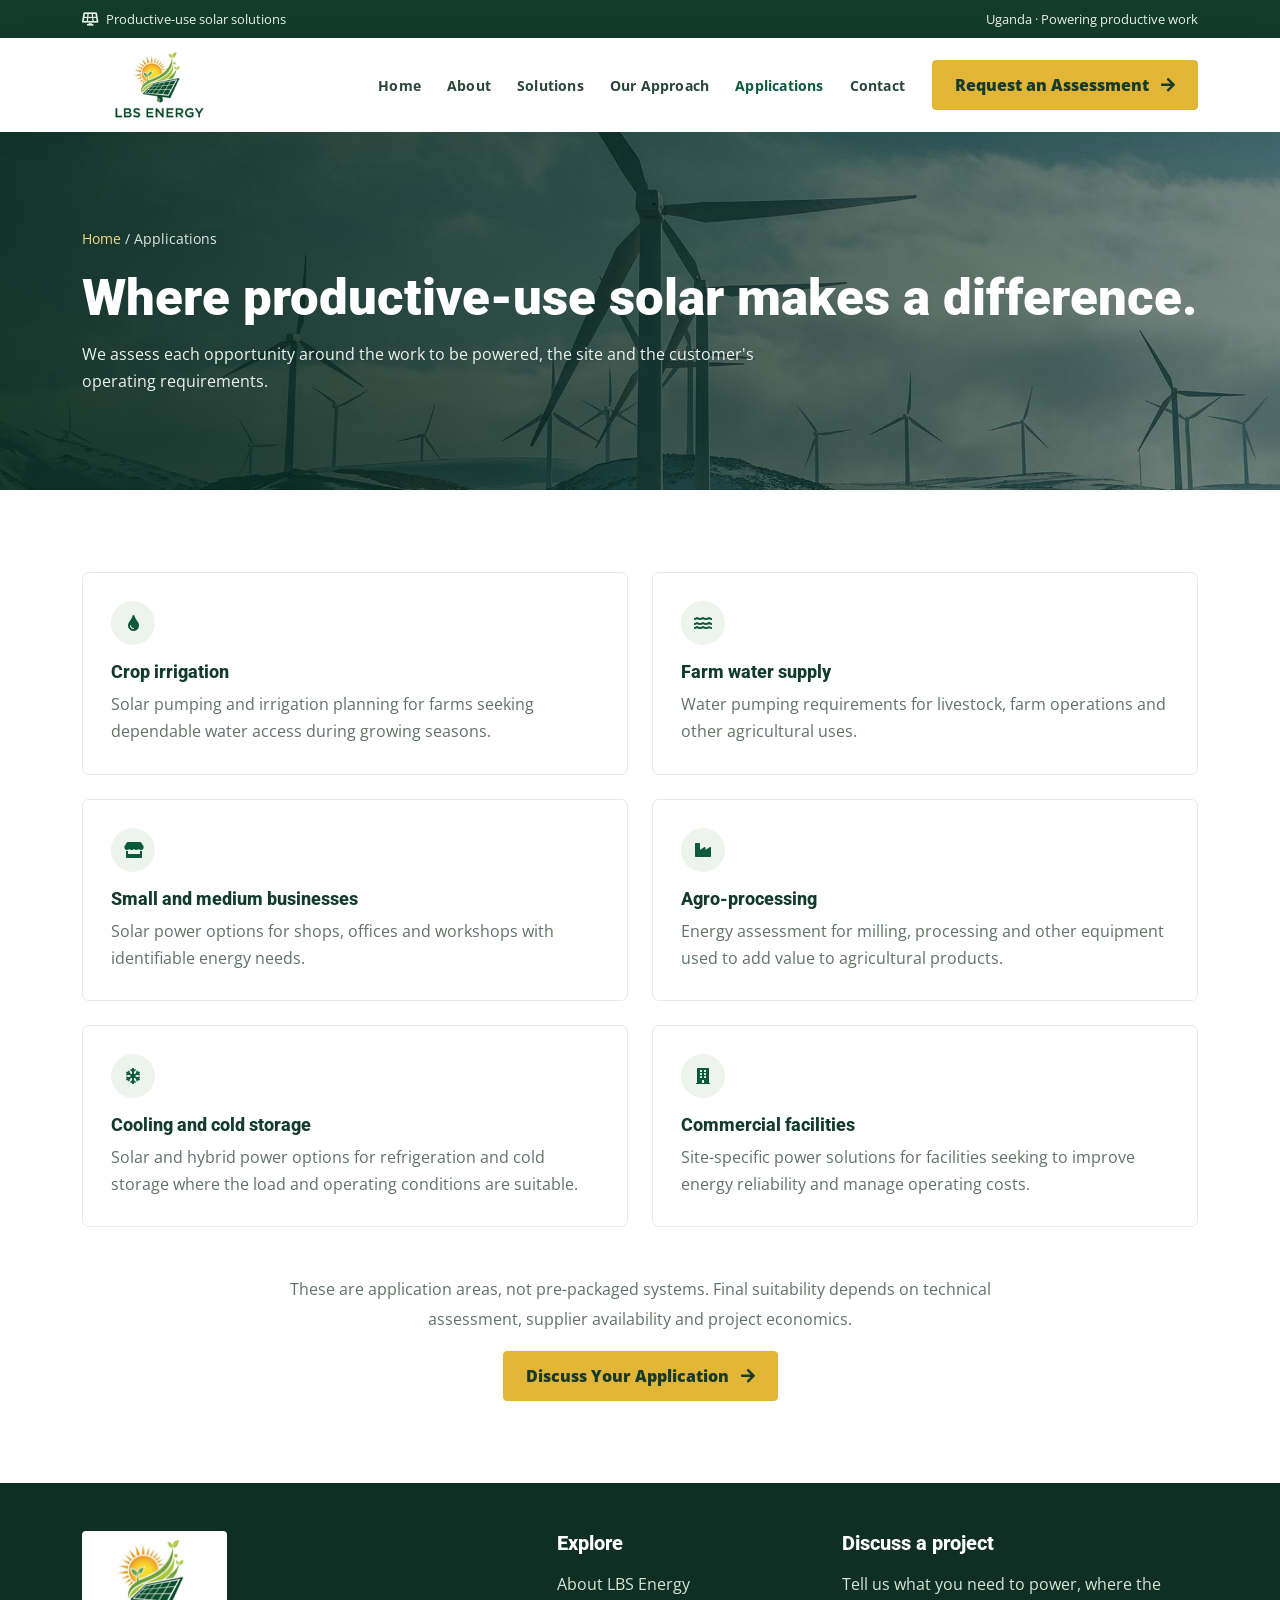
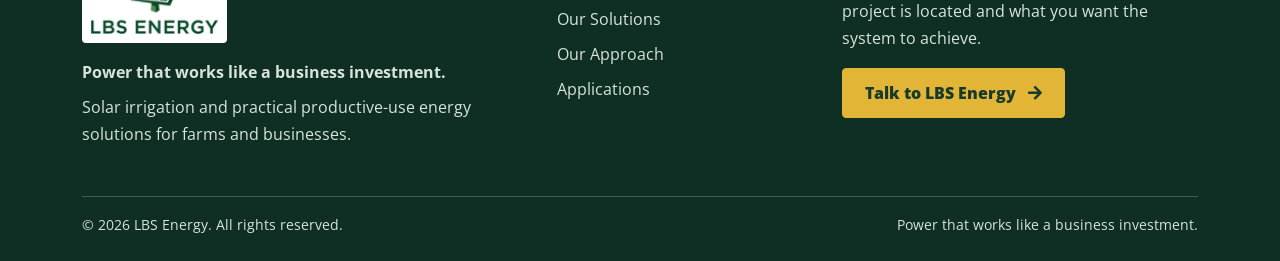
<file: project.html>
<!DOCTYPE html>
<html lang="en">
<head>
<meta charset="utf-8"><meta name="viewport" content="width=device-width, initial-scale=1">
<title>Solar Applications | LBS Energy Uganda</title>
<meta name="description" content="Explore productive-use solar applications for irrigation, farm water, businesses, agro-processing and cold storage.">
<meta name="theme-color" content="#123b2c">
<link rel="icon" href="img/lbs-energy-logo.png">
<link rel="preconnect" href="https://fonts.googleapis.com"><link rel="preconnect" href="https://fonts.gstatic.com" crossorigin>
<link href="https://fonts.googleapis.com/css2?family=Open+Sans:wght@400;500;600;700&family=Roboto:wght@500;700;900&display=swap" rel="stylesheet">
<link href="https://cdnjs.cloudflare.com/ajax/libs/font-awesome/5.10.0/css/all.min.css" rel="stylesheet">
<link href="css/bootstrap.min.css" rel="stylesheet"><link href="css/lbs-custom.css" rel="stylesheet">
</head>
<body>
<div class="topline"><div class="container d-flex justify-content-between flex-wrap gap-2"><span><i class="fas fa-solar-panel me-2"></i>Productive-use solar solutions</span><span>Uganda · Powering productive work</span></div></div>
<nav class="navbar navbar-expand-lg navbar-light bg-white sticky-top py-2"><div class="container">
<a class="navbar-brand d-flex align-items-center" href="index.html"><img src="img/lbs-energy-logo.png" alt="LBS Energy" class="brand-logo"></a>
<button class="navbar-toggler" type="button" data-bs-toggle="collapse" data-bs-target="#mainNav" aria-controls="mainNav" aria-expanded="false" aria-label="Toggle navigation"><span class="navbar-toggler-icon"></span></button>
<div class="collapse navbar-collapse" id="mainNav"><div class="navbar-nav ms-auto align-items-lg-center gap-lg-1">
<a class="nav-link " href="index.html">Home</a><a class="nav-link " href="about.html">About</a><a class="nav-link " href="service.html">Solutions</a><a class="nav-link " href="feature.html">Our Approach</a><a class="nav-link active" href="project.html">Applications</a><a class="nav-link " href="contact.html">Contact</a>
</div><a class="btn btn-lbs ms-lg-3 mt-3 mt-lg-0" href="contact.html">Request an Assessment <i class="fas fa-arrow-right ms-2"></i></a></div></div></nav>

<header class="page-hero"><div class="container"><div class="breadcrumb-lite"><a href="index.html">Home</a> / Applications</div><h1 class="mt-3">Where productive-use solar makes a difference.</h1><p>We assess each opportunity around the work to be powered, the site and the customer's operating requirements.</p></div></header>
<section class="section-pad"><div class="container"><div class="row g-4">
<div class="col-md-6"><div class="info-panel"><div class="number-pill"><i class="fas fa-tint"></i></div><h3>Crop irrigation</h3><p>Solar pumping and irrigation planning for farms seeking dependable water access during growing seasons.</p></div></div>
<div class="col-md-6"><div class="info-panel"><div class="number-pill"><i class="fas fa-water"></i></div><h3>Farm water supply</h3><p>Water pumping requirements for livestock, farm operations and other agricultural uses.</p></div></div>
<div class="col-md-6"><div class="info-panel"><div class="number-pill"><i class="fas fa-store"></i></div><h3>Small and medium businesses</h3><p>Solar power options for shops, offices and workshops with identifiable energy needs.</p></div></div>
<div class="col-md-6"><div class="info-panel"><div class="number-pill"><i class="fas fa-industry"></i></div><h3>Agro-processing</h3><p>Energy assessment for milling, processing and other equipment used to add value to agricultural products.</p></div></div>
<div class="col-md-6"><div class="info-panel"><div class="number-pill"><i class="fas fa-snowflake"></i></div><h3>Cooling and cold storage</h3><p>Solar and hybrid power options for refrigeration and cold storage where the load and operating conditions are suitable.</p></div></div>
<div class="col-md-6"><div class="info-panel"><div class="number-pill"><i class="fas fa-building"></i></div><h3>Commercial facilities</h3><p>Site-specific power solutions for facilities seeking to improve energy reliability and manage operating costs.</p></div></div>
</div><div class="text-center mt-5"><p class="intro-copy mx-auto">These are application areas, not pre-packaged systems. Final suitability depends on technical assessment, supplier availability and project economics.</p><a href="contact.html" class="btn btn-lbs">Discuss Your Application <i class="fas fa-arrow-right ms-2"></i></a></div></div></section>

<footer class="pt-5 pb-4"><div class="container"><div class="row g-4">
<div class="col-lg-5"><img src="img/lbs-energy-logo.png" alt="LBS Energy" class="footer-logo"><p class="mt-3 mb-2 fw-bold">Power that works like a business investment.</p><p class="mb-0">Solar irrigation and practical productive-use energy solutions for farms and businesses.</p></div>
<div class="col-6 col-lg-3"><h5 class="mb-3">Explore</h5><p class="mb-2"><a href="about.html">About LBS Energy</a></p><p class="mb-2"><a href="service.html">Our Solutions</a></p><p class="mb-2"><a href="feature.html">Our Approach</a></p><p class="mb-2"><a href="project.html">Applications</a></p></div>
<div class="col-6 col-lg-4"><h5 class="mb-3">Discuss a project</h5><p>Tell us what you need to power, where the project is located and what you want the system to achieve.</p><a href="contact.html" class="btn btn-lbs">Talk to LBS Energy <i class="fas fa-arrow-right ms-2"></i></a></div>
</div><hr class="border-secondary mt-5"><div class="d-flex flex-wrap justify-content-between gap-2 small"><span>© <span id="year"></span> LBS Energy. All rights reserved.</span><span>Power that works like a business investment.</span></div></div></footer>
<script src="https://cdn.jsdelivr.net/npm/bootstrap@5.0.0/dist/js/bootstrap.bundle.min.js"></script><script>document.getElementById('year').textContent=new Date().getFullYear();</script>
</body></html>
</file>
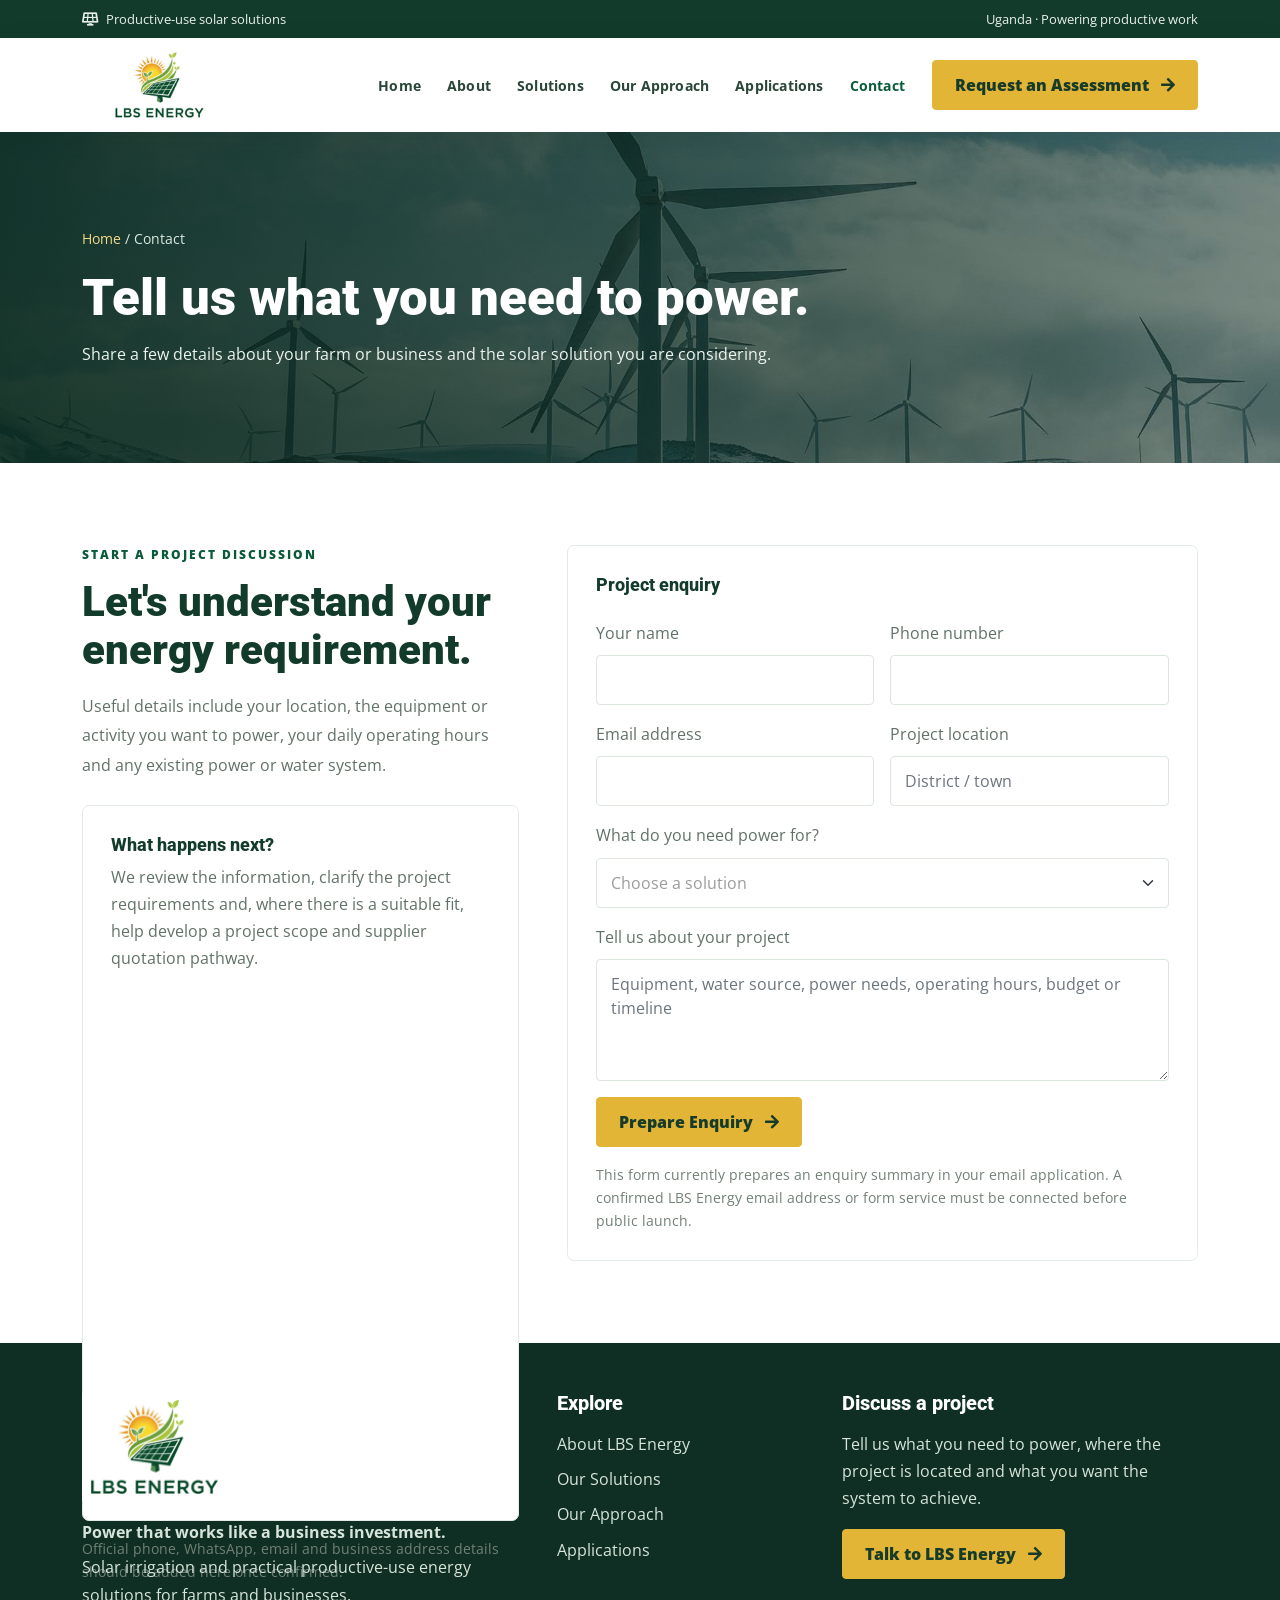
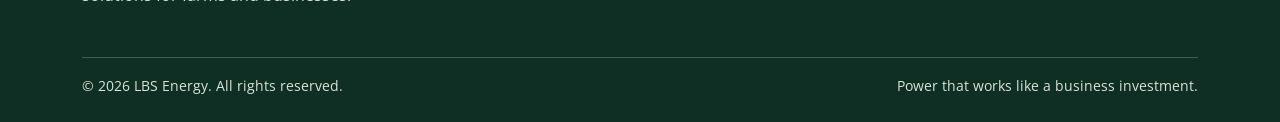
<file: quote.html>
<!DOCTYPE html>
<html lang="en">
<head>
<meta charset="utf-8"><meta name="viewport" content="width=device-width, initial-scale=1">
<title>Continue to LBS Energy | LBS Energy Uganda</title>
<meta name="description" content="LBS Energy Uganda">
<meta name="theme-color" content="#123b2c">
<link rel="icon" href="img/lbs-energy-logo.png">
<link rel="preconnect" href="https://fonts.googleapis.com"><link rel="preconnect" href="https://fonts.gstatic.com" crossorigin>
<link href="https://fonts.googleapis.com/css2?family=Open+Sans:wght@400;500;600;700&family=Roboto:wght@500;700;900&display=swap" rel="stylesheet">
<link href="https://cdnjs.cloudflare.com/ajax/libs/font-awesome/5.10.0/css/all.min.css" rel="stylesheet">
<link href="css/bootstrap.min.css" rel="stylesheet"><link href="css/lbs-custom.css" rel="stylesheet">
</head><body><div class="container py-5"><h1>Page moved</h1><p><a href="contact.html">Continue to LBS Energy</a></p></div><script>window.location.replace("contact.html");</script></body></html>
</file>
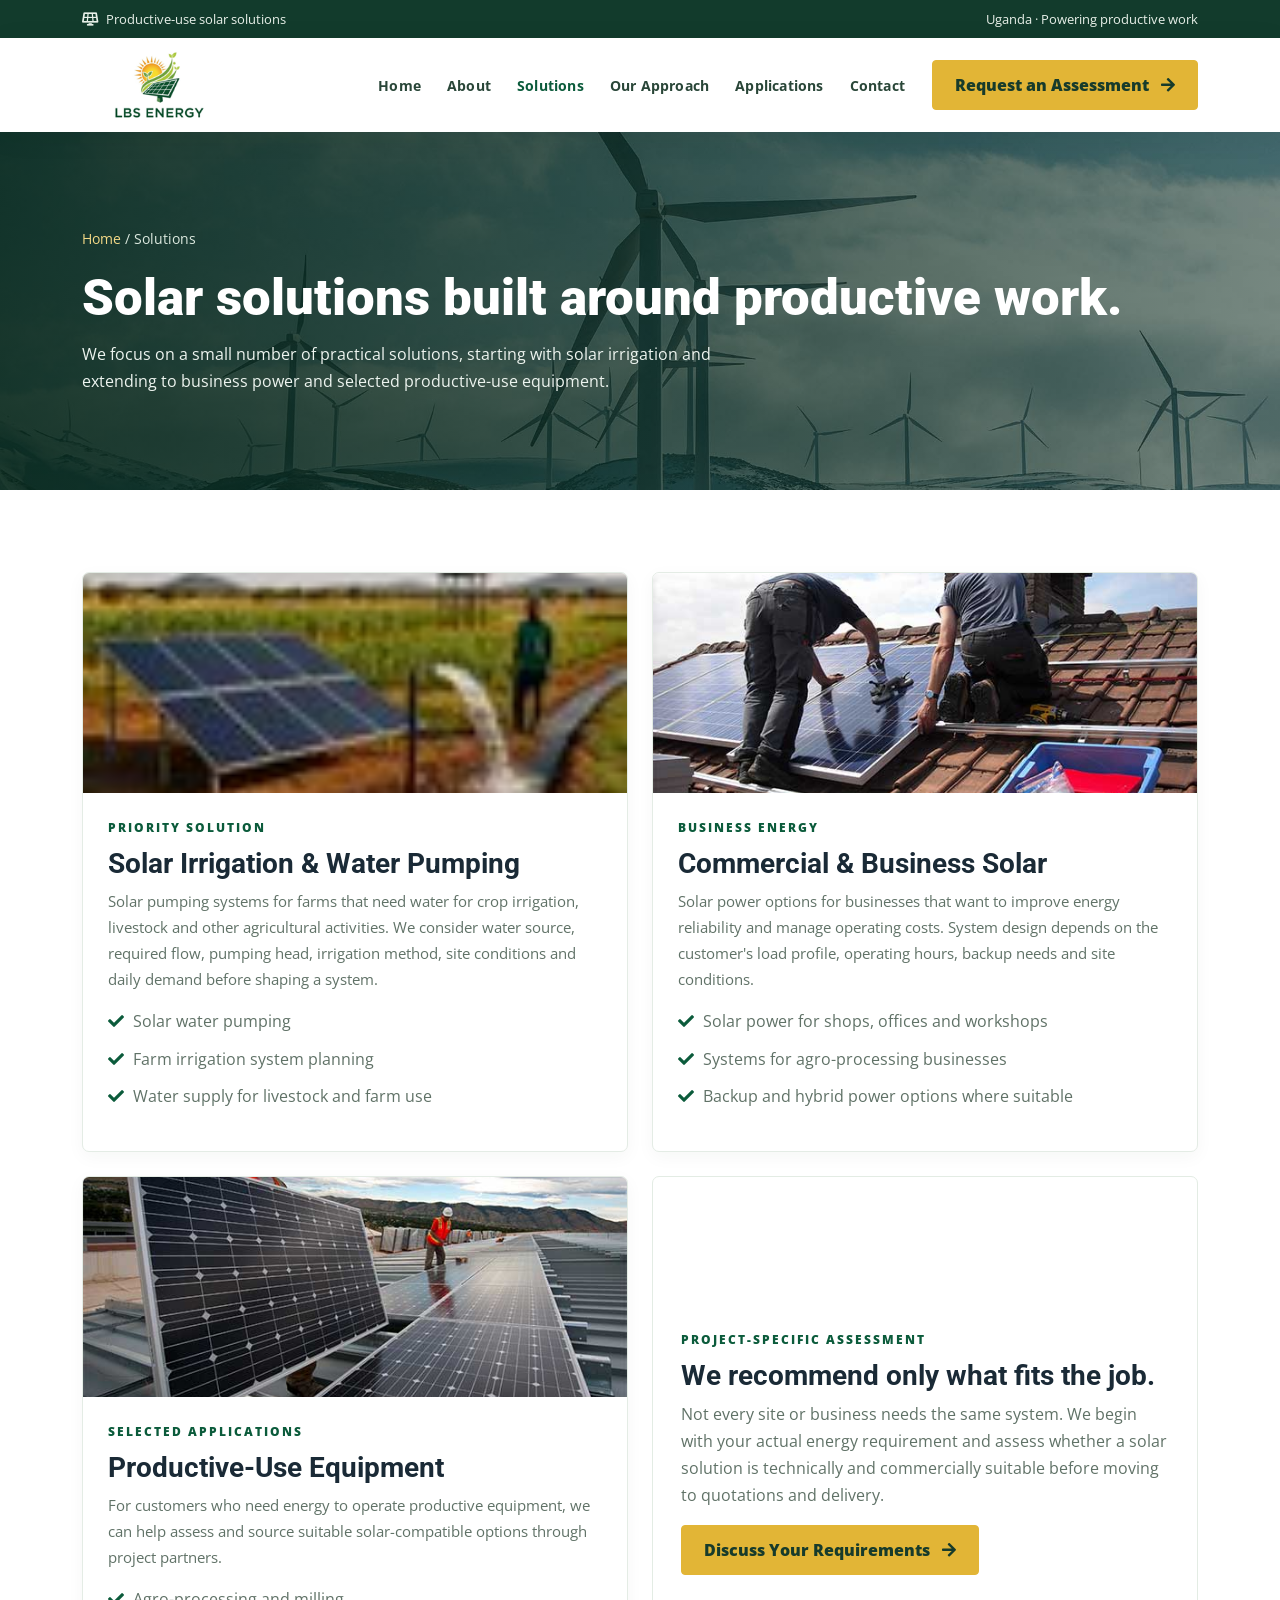
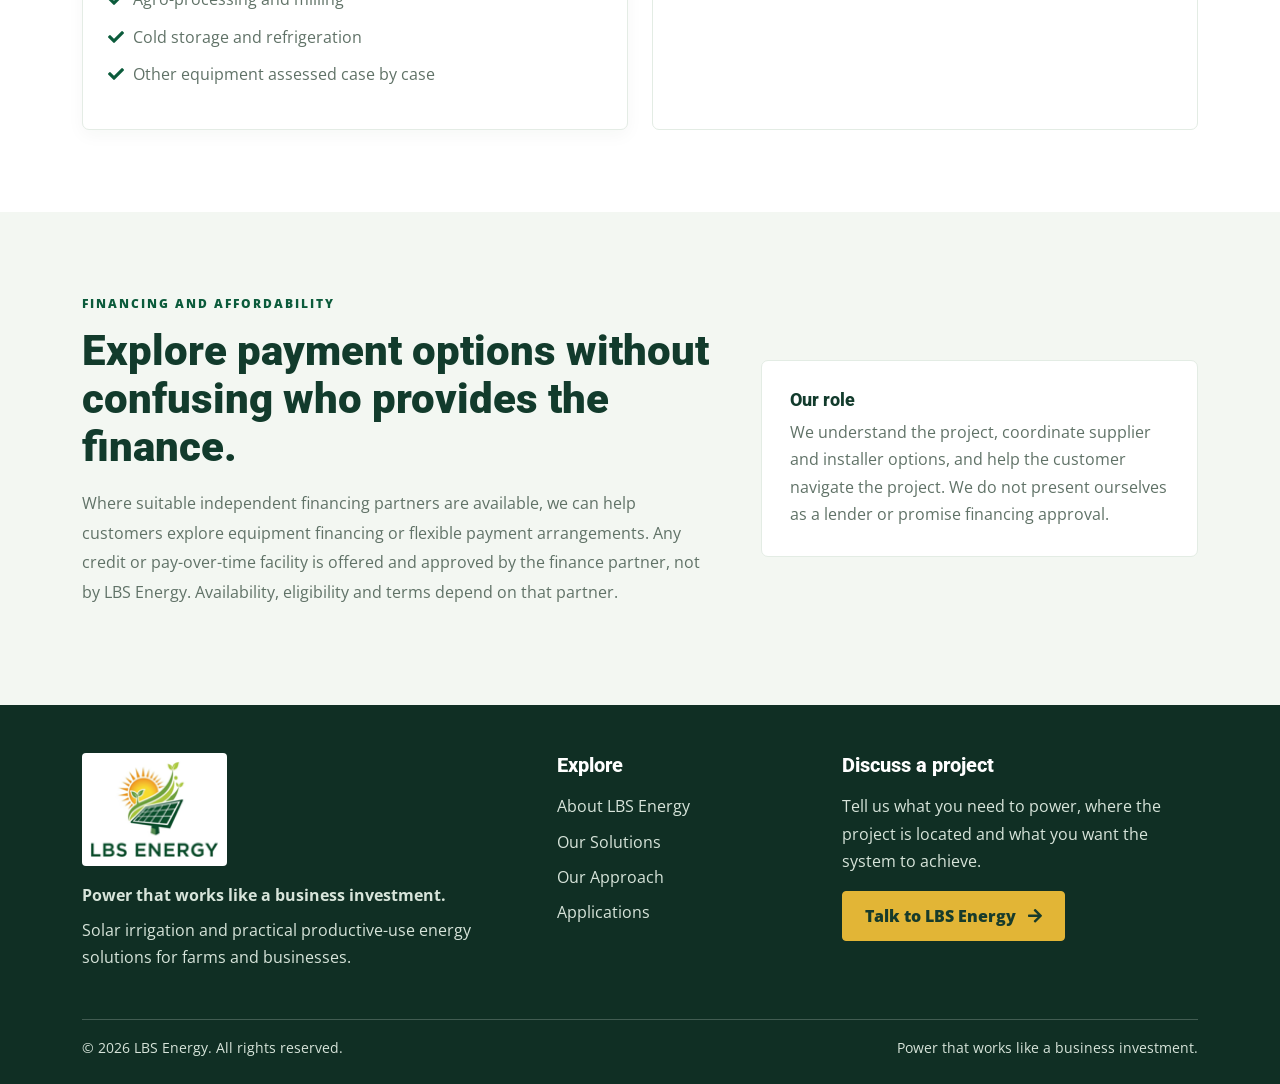
<file: service.html>
<!DOCTYPE html>
<html lang="en">
<head>
<meta charset="utf-8"><meta name="viewport" content="width=device-width, initial-scale=1">
<title>Our Solar Solutions | LBS Energy Uganda</title>
<meta name="description" content="Explore LBS Energy's solar irrigation, commercial solar and selected productive-use equipment solutions.">
<meta name="theme-color" content="#123b2c">
<link rel="icon" href="img/lbs-energy-logo.png">
<link rel="preconnect" href="https://fonts.googleapis.com"><link rel="preconnect" href="https://fonts.gstatic.com" crossorigin>
<link href="https://fonts.googleapis.com/css2?family=Open+Sans:wght@400;500;600;700&family=Roboto:wght@500;700;900&display=swap" rel="stylesheet">
<link href="https://cdnjs.cloudflare.com/ajax/libs/font-awesome/5.10.0/css/all.min.css" rel="stylesheet">
<link href="css/bootstrap.min.css" rel="stylesheet"><link href="css/lbs-custom.css" rel="stylesheet">
</head>
<body>
<div class="topline"><div class="container d-flex justify-content-between flex-wrap gap-2"><span><i class="fas fa-solar-panel me-2"></i>Productive-use solar solutions</span><span>Uganda · Powering productive work</span></div></div>
<nav class="navbar navbar-expand-lg navbar-light bg-white sticky-top py-2"><div class="container">
<a class="navbar-brand d-flex align-items-center" href="index.html"><img src="img/lbs-energy-logo.png" alt="LBS Energy" class="brand-logo"></a>
<button class="navbar-toggler" type="button" data-bs-toggle="collapse" data-bs-target="#mainNav" aria-controls="mainNav" aria-expanded="false" aria-label="Toggle navigation"><span class="navbar-toggler-icon"></span></button>
<div class="collapse navbar-collapse" id="mainNav"><div class="navbar-nav ms-auto align-items-lg-center gap-lg-1">
<a class="nav-link " href="index.html">Home</a><a class="nav-link " href="about.html">About</a><a class="nav-link active" href="service.html">Solutions</a><a class="nav-link " href="feature.html">Our Approach</a><a class="nav-link " href="project.html">Applications</a><a class="nav-link " href="contact.html">Contact</a>
</div><a class="btn btn-lbs ms-lg-3 mt-3 mt-lg-0" href="contact.html">Request an Assessment <i class="fas fa-arrow-right ms-2"></i></a></div></div></nav>

<header class="page-hero"><div class="container"><div class="breadcrumb-lite"><a href="index.html">Home</a> / Solutions</div><h1 class="mt-3">Solar solutions built around productive work.</h1><p>We focus on a small number of practical solutions, starting with solar irrigation and extending to business power and selected productive-use equipment.</p></div></header>
<section class="section-pad"><div class="container"><div class="row g-4">
<div class="col-lg-6"><article class="solution-card"><img src="img/gallery-3.jpg" alt="Solar water pump"><div class="solution-body"><div class="section-label">Priority solution</div><h2 class="h3 fw-bold mt-2">Solar Irrigation & Water Pumping</h2><p>Solar pumping systems for farms that need water for crop irrigation, livestock and other agricultural activities. We consider water source, required flow, pumping head, irrigation method, site conditions and daily demand before shaping a system.</p><ul class="list-check mt-3"><li><i class="fas fa-check"></i>Solar water pumping</li><li><i class="fas fa-check"></i>Farm irrigation system planning</li><li><i class="fas fa-check"></i>Water supply for livestock and farm use</li></ul></div></article></div>
<div class="col-lg-6"><article class="solution-card"><img src="img/img-600x400-5.jpg" alt="Solar system on a business property"><div class="solution-body"><div class="section-label">Business energy</div><h2 class="h3 fw-bold mt-2">Commercial & Business Solar</h2><p>Solar power options for businesses that want to improve energy reliability and manage operating costs. System design depends on the customer's load profile, operating hours, backup needs and site conditions.</p><ul class="list-check mt-3"><li><i class="fas fa-check"></i>Solar power for shops, offices and workshops</li><li><i class="fas fa-check"></i>Systems for agro-processing businesses</li><li><i class="fas fa-check"></i>Backup and hybrid power options where suitable</li></ul></div></article></div>
<div class="col-lg-6"><article class="solution-card"><img src="img/img-600x400-3.jpg" alt="Agro-processing equipment"><div class="solution-body"><div class="section-label">Selected applications</div><h2 class="h3 fw-bold mt-2">Productive-Use Equipment</h2><p>For customers who need energy to operate productive equipment, we can help assess and source suitable solar-compatible options through project partners.</p><ul class="list-check mt-3"><li><i class="fas fa-check"></i>Agro-processing and milling</li><li><i class="fas fa-check"></i>Cold storage and refrigeration</li><li><i class="fas fa-check"></i>Other equipment assessed case by case</li></ul></div></article></div>
<div class="col-lg-6"><div class="info-panel h-100 d-flex flex-column justify-content-center"><div class="section-label">Project-specific assessment</div><h2 class="h3 fw-bold mt-2">We recommend only what fits the job.</h2><p>Not every site or business needs the same system. We begin with your actual energy requirement and assess whether a solar solution is technically and commercially suitable before moving to quotations and delivery.</p><a href="contact.html" class="btn btn-lbs align-self-start mt-3">Discuss Your Requirements <i class="fas fa-arrow-right ms-2"></i></a></div></div>
</div></div></section>
<section class="feature-band section-pad"><div class="container"><div class="row align-items-center g-5"><div class="col-lg-7"><div class="section-label">Financing and affordability</div><h2 class="section-title">Explore payment options without confusing who provides the finance.</h2><p class="intro-copy">Where suitable independent financing partners are available, we can help customers explore equipment financing or flexible payment arrangements. Any credit or pay-over-time facility is offered and approved by the finance partner, not by LBS Energy. Availability, eligibility and terms depend on that partner.</p></div><div class="col-lg-5"><div class="info-panel"><h3>Our role</h3><p>We understand the project, coordinate supplier and installer options, and help the customer navigate the project. We do not present ourselves as a lender or promise financing approval.</p></div></div></div></div></section>

<footer class="pt-5 pb-4"><div class="container"><div class="row g-4">
<div class="col-lg-5"><img src="img/lbs-energy-logo.png" alt="LBS Energy" class="footer-logo"><p class="mt-3 mb-2 fw-bold">Power that works like a business investment.</p><p class="mb-0">Solar irrigation and practical productive-use energy solutions for farms and businesses.</p></div>
<div class="col-6 col-lg-3"><h5 class="mb-3">Explore</h5><p class="mb-2"><a href="about.html">About LBS Energy</a></p><p class="mb-2"><a href="service.html">Our Solutions</a></p><p class="mb-2"><a href="feature.html">Our Approach</a></p><p class="mb-2"><a href="project.html">Applications</a></p></div>
<div class="col-6 col-lg-4"><h5 class="mb-3">Discuss a project</h5><p>Tell us what you need to power, where the project is located and what you want the system to achieve.</p><a href="contact.html" class="btn btn-lbs">Talk to LBS Energy <i class="fas fa-arrow-right ms-2"></i></a></div>
</div><hr class="border-secondary mt-5"><div class="d-flex flex-wrap justify-content-between gap-2 small"><span>© <span id="year"></span> LBS Energy. All rights reserved.</span><span>Power that works like a business investment.</span></div></div></footer>
<script src="https://cdn.jsdelivr.net/npm/bootstrap@5.0.0/dist/js/bootstrap.bundle.min.js"></script><script>document.getElementById('year').textContent=new Date().getFullYear();</script>
</body></html>
</file>
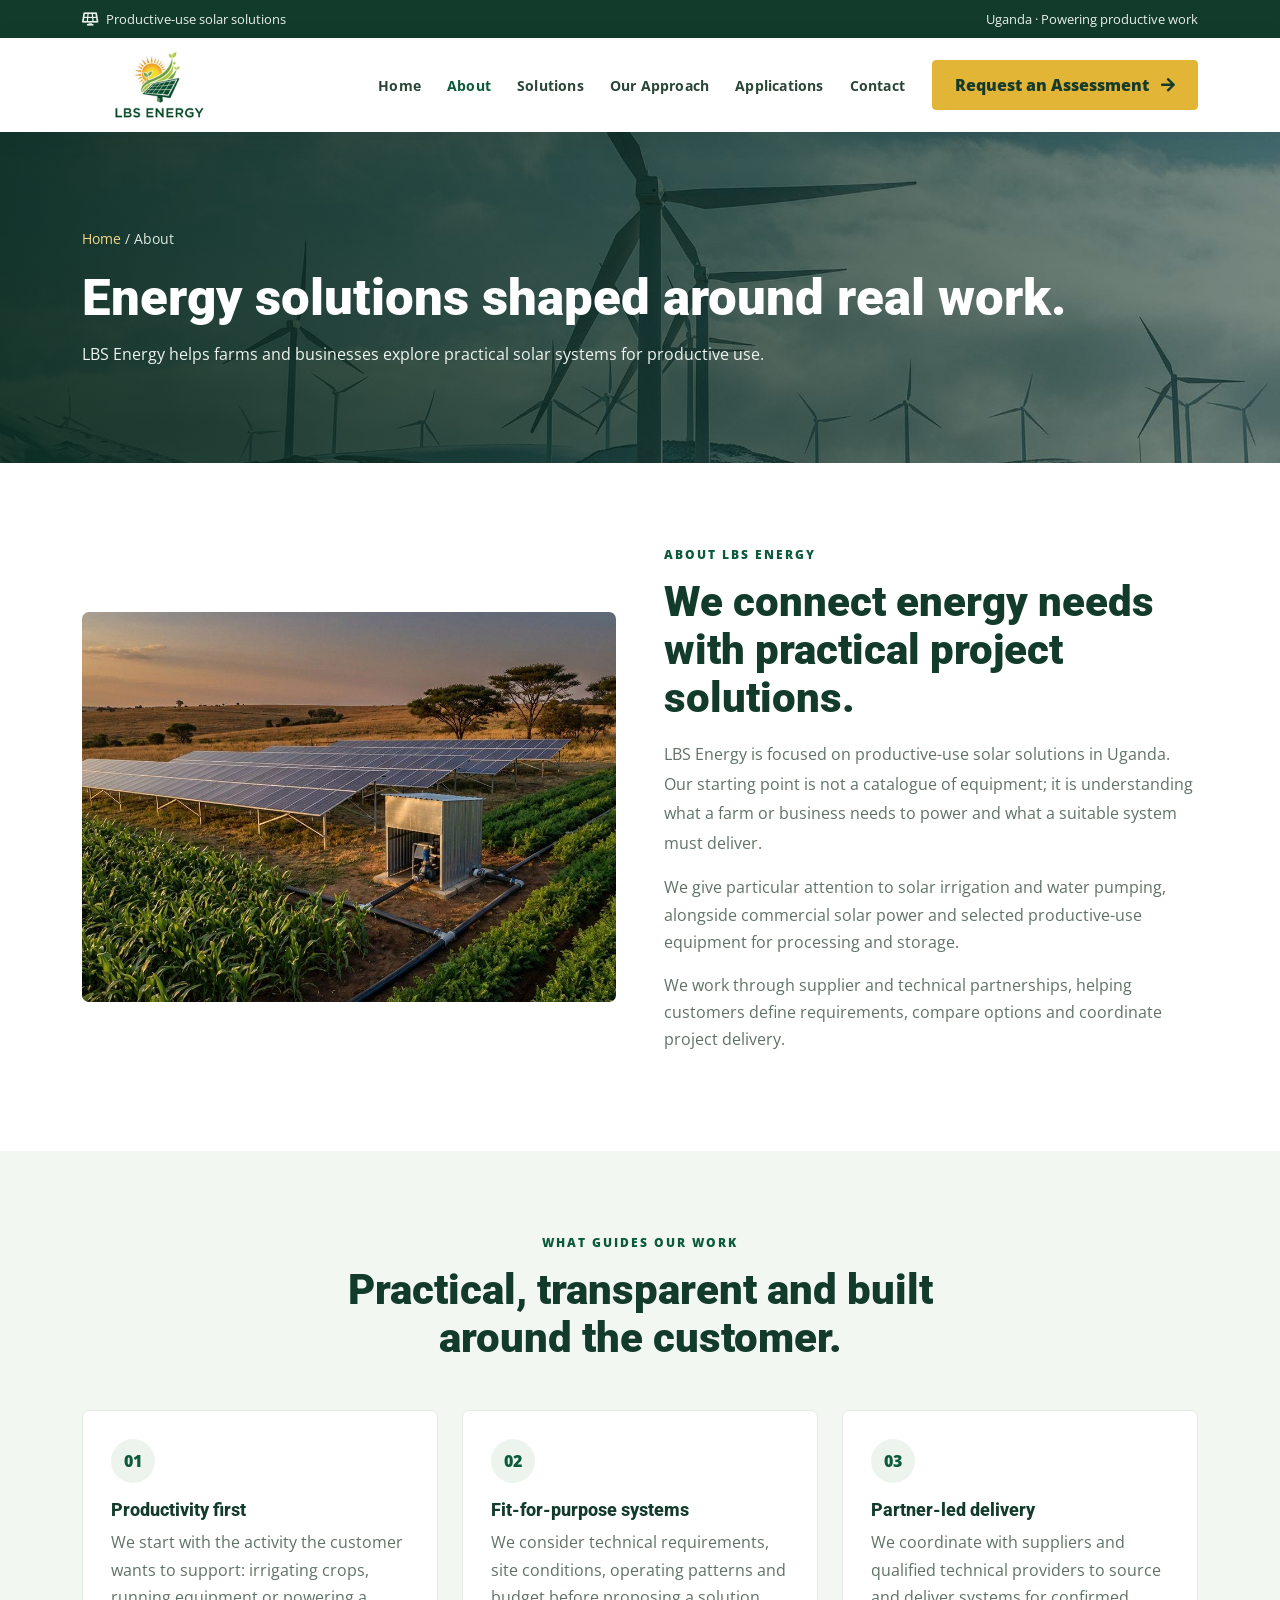
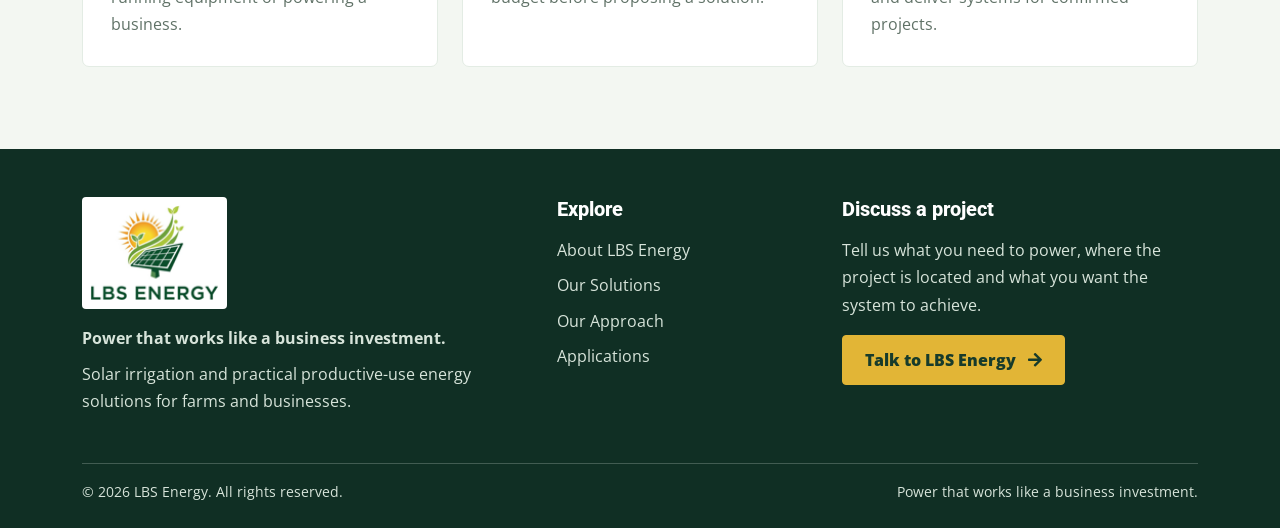
<file: team.html>
<!DOCTYPE html>
<html lang="en">
<head>
<meta charset="utf-8"><meta name="viewport" content="width=device-width, initial-scale=1">
<title>Continue to LBS Energy | LBS Energy Uganda</title>
<meta name="description" content="LBS Energy Uganda">
<meta name="theme-color" content="#123b2c">
<link rel="icon" href="img/lbs-energy-logo.png">
<link rel="preconnect" href="https://fonts.googleapis.com"><link rel="preconnect" href="https://fonts.gstatic.com" crossorigin>
<link href="https://fonts.googleapis.com/css2?family=Open+Sans:wght@400;500;600;700&family=Roboto:wght@500;700;900&display=swap" rel="stylesheet">
<link href="https://cdnjs.cloudflare.com/ajax/libs/font-awesome/5.10.0/css/all.min.css" rel="stylesheet">
<link href="css/bootstrap.min.css" rel="stylesheet"><link href="css/lbs-custom.css" rel="stylesheet">
</head><body><div class="container py-5"><h1>Page moved</h1><p><a href="about.html">Continue to LBS Energy</a></p></div><script>window.location.replace("about.html");</script></body></html>
</file>
<file: css/lbs-custom.css>
:root{--lbs-green:#0b5b3b;--lbs-deep:#123b2c;--lbs-gold:#e2b536;--lbs-soft:#f3f7f2;--lbs-ink:#20352a;--lbs-muted:#607267}
*{box-sizing:border-box}html{scroll-behavior:smooth}body{font-family:'Open Sans',sans-serif;color:var(--lbs-muted);line-height:1.7}h1,h2,h3,h4,h5,.navbar-brand{font-family:Roboto,sans-serif;color:var(--lbs-deep);line-height:1.2}a{color:var(--lbs-green)}.topline{background:var(--lbs-deep);color:#e8f0e9;font-size:.82rem;padding:8px 0}.navbar{box-shadow:0 5px 25px rgba(12,48,31,.08)}.brand-logo{width:155px;max-height:68px;object-fit:contain}.navbar .nav-link{font-weight:700;font-size:.85rem;letter-spacing:.2px;color:#294638!important;padding:20px 11px!important}.navbar .nav-link:hover,.navbar .nav-link.active{color:var(--lbs-green)!important}.btn-lbs{background:var(--lbs-gold);border:1px solid var(--lbs-gold);color:#173b2b;font-weight:800;border-radius:4px;padding:12px 22px;transition:.2s}.btn-lbs:hover{background:#c99e28;border-color:#c99e28;color:#102f24;transform:translateY(-1px)}.btn-outline-lbs{border:1px solid rgba(255,255,255,.8);color:white;border-radius:4px;padding:12px 22px;font-weight:700}.btn-outline-lbs:hover{background:white;color:var(--lbs-green)}.hero{background:linear-gradient(90deg,rgba(7,39,26,.95),rgba(7,39,26,.82) 53%,rgba(7,39,26,.26)),url('../img/carousel-2.jpg') center/cover no-repeat;min-height:590px;display:flex;align-items:center}.hero-content{padding:95px 0;max-width:760px}.eyebrow,.section-label{color:#b88c17;font-size:.76rem;font-weight:900;letter-spacing:2px;text-transform:uppercase}.hero h1{color:#fff;font-size:clamp(2.6rem,5.2vw,4.5rem);font-weight:900;line-height:1.06;margin:17px 0 20px}.hero p{color:#edf4ef;font-size:1.08rem;max-width:650px;line-height:1.85}.hero-note{display:inline-flex;gap:9px;align-items:center;color:#f8e8b7;margin-top:22px;font-size:.9rem}.section-pad{padding:82px 0}.section-label{color:var(--lbs-green)}.section-title{font-size:clamp(2rem,3.3vw,2.8rem);font-weight:900;line-height:1.14;margin:12px 0 18px}.intro-copy{font-size:1rem;line-height:1.85;max-width:740px}.trust-strip{position:relative;margin-top:-34px;background:white;box-shadow:0 12px 34px rgba(20,50,35,.09);z-index:2;border-radius:6px}.trust-item{padding:23px;display:flex;align-items:center;gap:13px;height:100%}.trust-icon,.solution-icon{width:48px;height:48px;flex:0 0 48px;display:grid;place-items:center;background:#edf4ee;border-radius:50%;color:var(--lbs-green);font-size:1.2rem}.trust-item strong{display:block;color:var(--lbs-deep);font-size:.96rem}.trust-item span{font-size:.82rem}.solution-card{height:100%;border:1px solid #e4ece5;border-radius:7px;overflow:hidden;background:white;box-shadow:0 5px 18px rgba(20,50,35,.04);transition:.25s}.solution-card:hover{transform:translateY(-4px);box-shadow:0 15px 32px rgba(20,50,35,.1)}.solution-card img{width:100%;height:220px;object-fit:cover}.solution-body{padding:25px}.solution-body h3{font-size:1.22rem;font-weight:800;margin:12px 0}.solution-body p{font-size:.93rem;line-height:1.75;margin:0}.feature-band{background:var(--lbs-soft)}.feature-image{width:100%;height:100%;min-height:390px;object-fit:cover;border-radius:7px}.check-line{display:flex;gap:12px;margin:15px 0;color:#42594c}.check-line i{color:var(--lbs-green);margin-top:5px}.process-card{background:white;border:1px solid #e3ece4;border-top:4px solid var(--lbs-green);border-radius:5px;padding:25px;height:100%}.process-number{font-size:1.8rem;font-weight:900;color:#c99e28;margin-bottom:12px}.process-card h3{font-size:1.1rem;font-weight:800}.process-card p{font-size:.9rem;line-height:1.7;margin:0}.audience-card{background:white;border:1px solid #e5ece6;padding:21px;border-radius:5px;height:100%;display:flex;gap:13px;align-items:flex-start}.audience-card i{color:var(--lbs-green);font-size:1.3rem;margin-top:4px}.audience-card h3{font-size:1rem;font-weight:800;margin-bottom:5px}.audience-card p{font-size:.86rem;margin:0;line-height:1.6}.cta-band{background:linear-gradient(120deg,#0b5b3b,#123b2c);color:white;border-radius:7px;padding:46px}.cta-band h2{color:white;font-weight:900}.cta-band p{color:#e1eee5;max-width:690px}.page-hero{background:linear-gradient(90deg,rgba(7,39,26,.9),rgba(7,39,26,.55)),url('../img/carousel-1.jpg') center/cover no-repeat;padding:95px 0;color:white}.page-hero h1{font-size:clamp(2.4rem,4vw,3.6rem);color:white;font-weight:900}.page-hero p{color:#edf4ef;max-width:700px;margin:12px 0 0}.info-panel{background:#fff;border:1px solid #e3ece4;border-radius:7px;padding:28px;height:100%}.info-panel h3{font-size:1.15rem;font-weight:800}.info-panel p{margin-bottom:0}.number-pill{display:inline-grid;place-items:center;width:44px;height:44px;background:#edf4ee;color:var(--lbs-green);font-weight:900;border-radius:50%;margin-bottom:16px}.form-control,.form-select{border-color:#dce6dd;padding:12px 14px;border-radius:4px}.form-control:focus,.form-select:focus{border-color:var(--lbs-green);box-shadow:0 0 0 .2rem rgba(11,91,59,.12)}footer{background:#102f24;color:#d7e4da}footer h5{color:white;font-weight:800}footer a{color:#d7e4da;text-decoration:none}footer a:hover{color:var(--lbs-gold)}footer .footer-logo{width:145px;background:white;padding:7px;border-radius:4px}.small-note{font-size:.85rem;color:#718176}.list-check{padding-left:0;list-style:none}.list-check li{margin:10px 0}.list-check i{color:var(--lbs-green);margin-right:9px}.breadcrumb-lite{font-size:.88rem;color:#dce9df}.breadcrumb-lite a{color:#f4d986;text-decoration:none}
@media(max-width:991px){.navbar .nav-link{padding:9px 0!important}.navbar .navbar-nav{border-top:1px solid #eee}.hero{min-height:550px}.trust-strip{margin-top:0}}
@media(max-width:767px){.hero{min-height:530px;background-position:58% center}.hero-content{padding:75px 0}.section-pad{padding:62px 0}.cta-band{padding:30px 22px}.brand-logo{width:132px}.page-hero{padding:70px 0}.feature-image{min-height:280px}}
</file>
